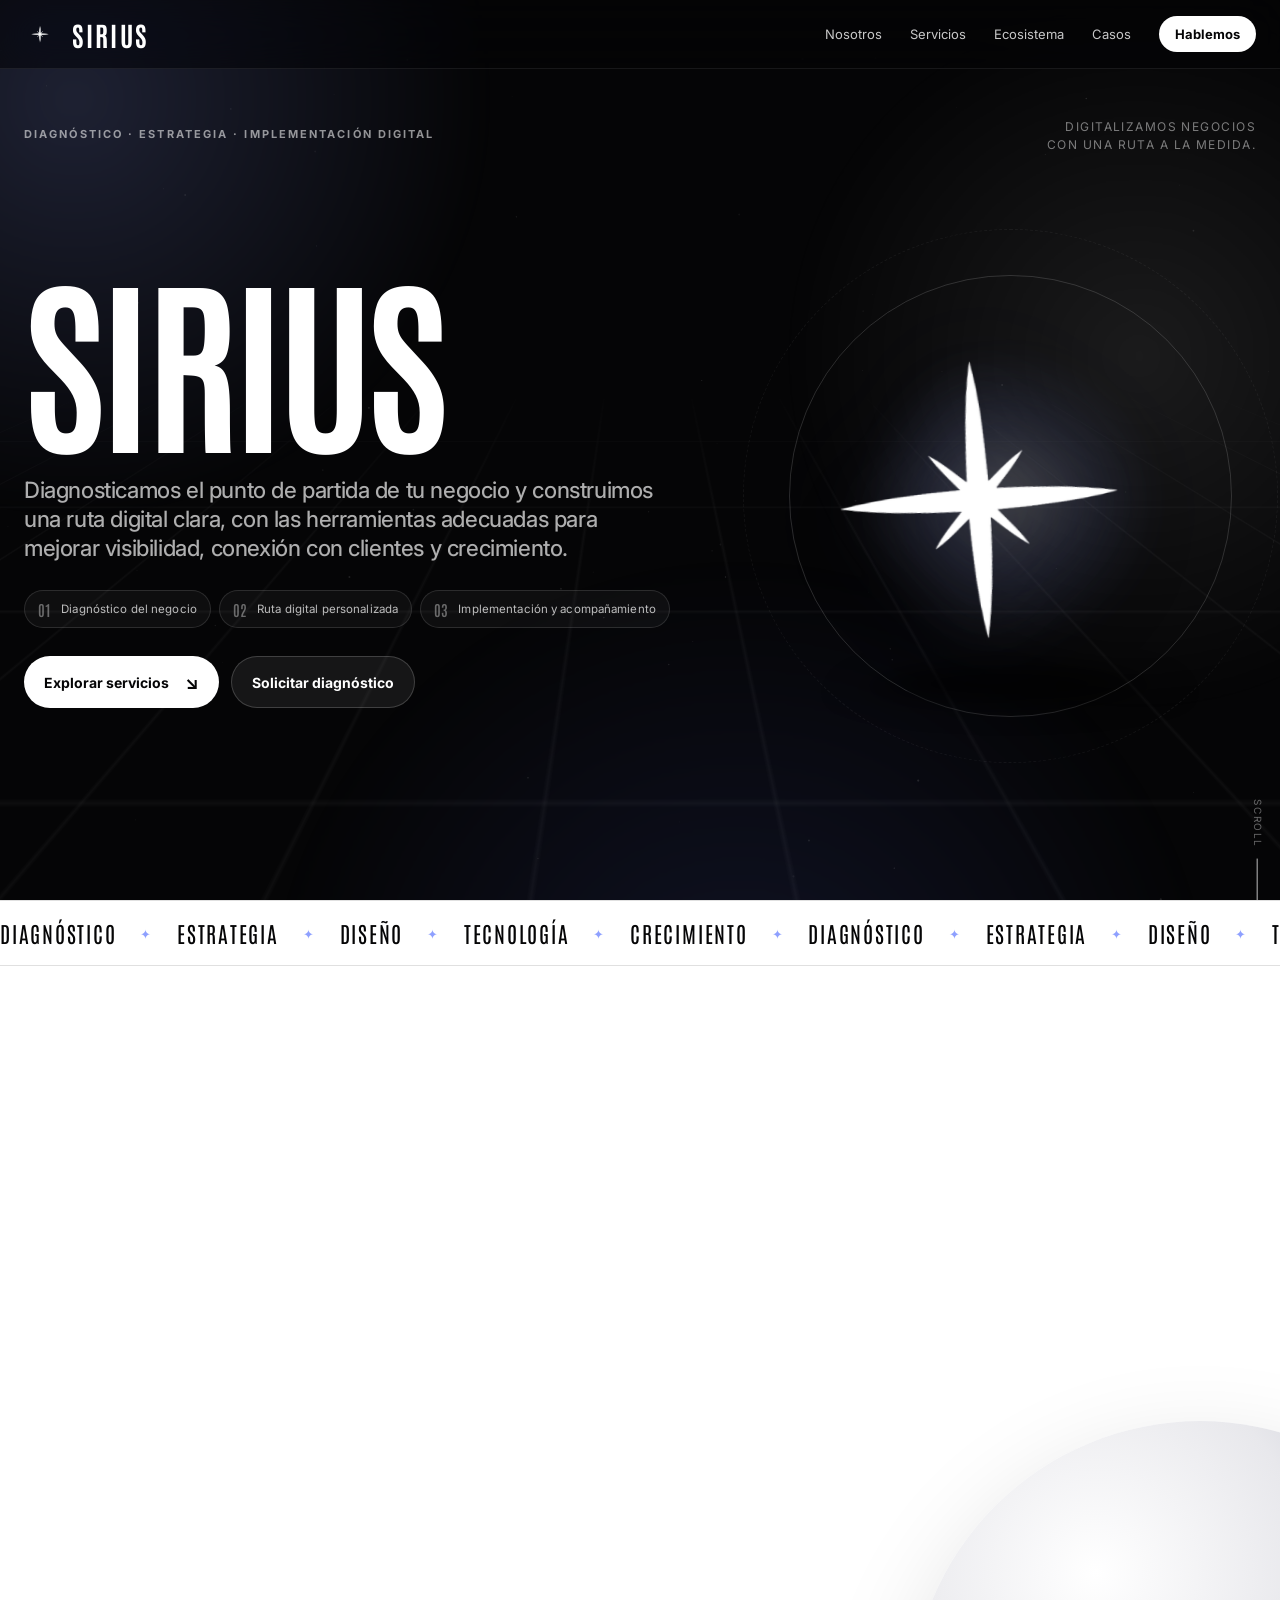
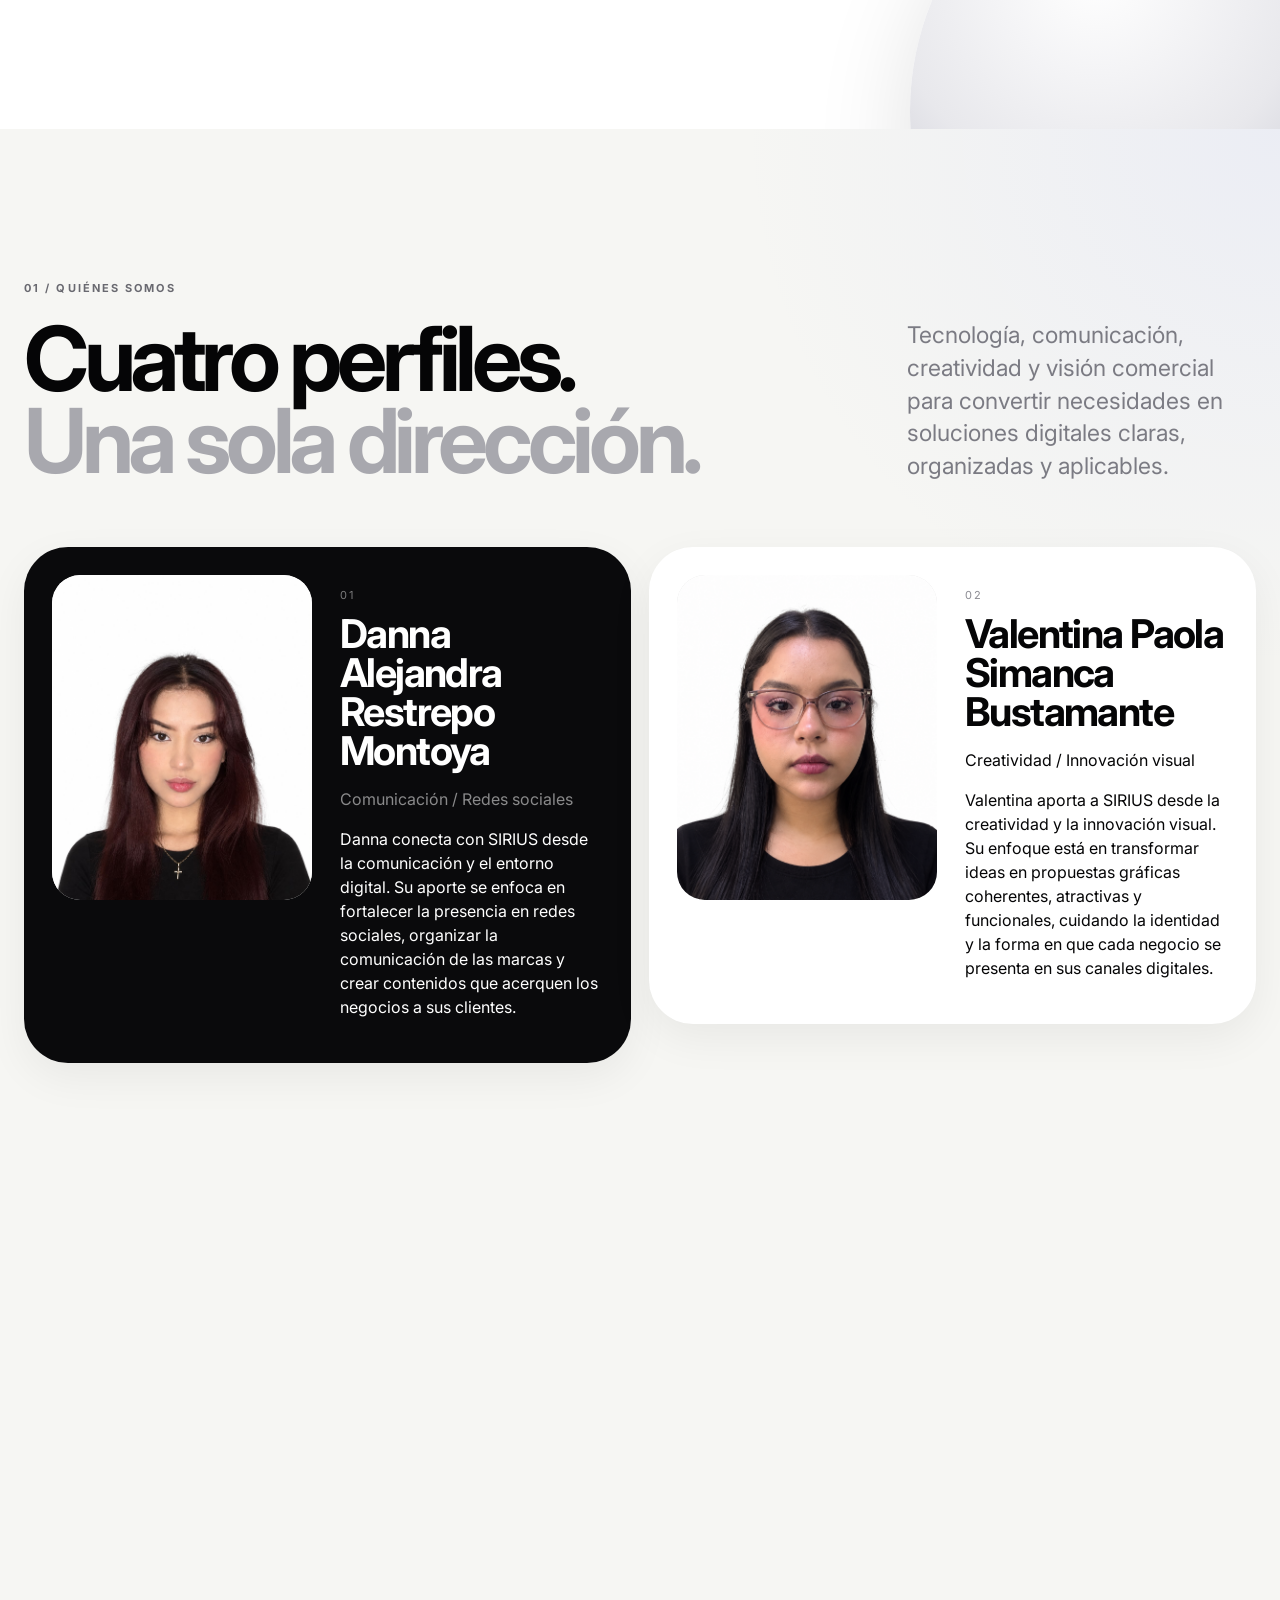
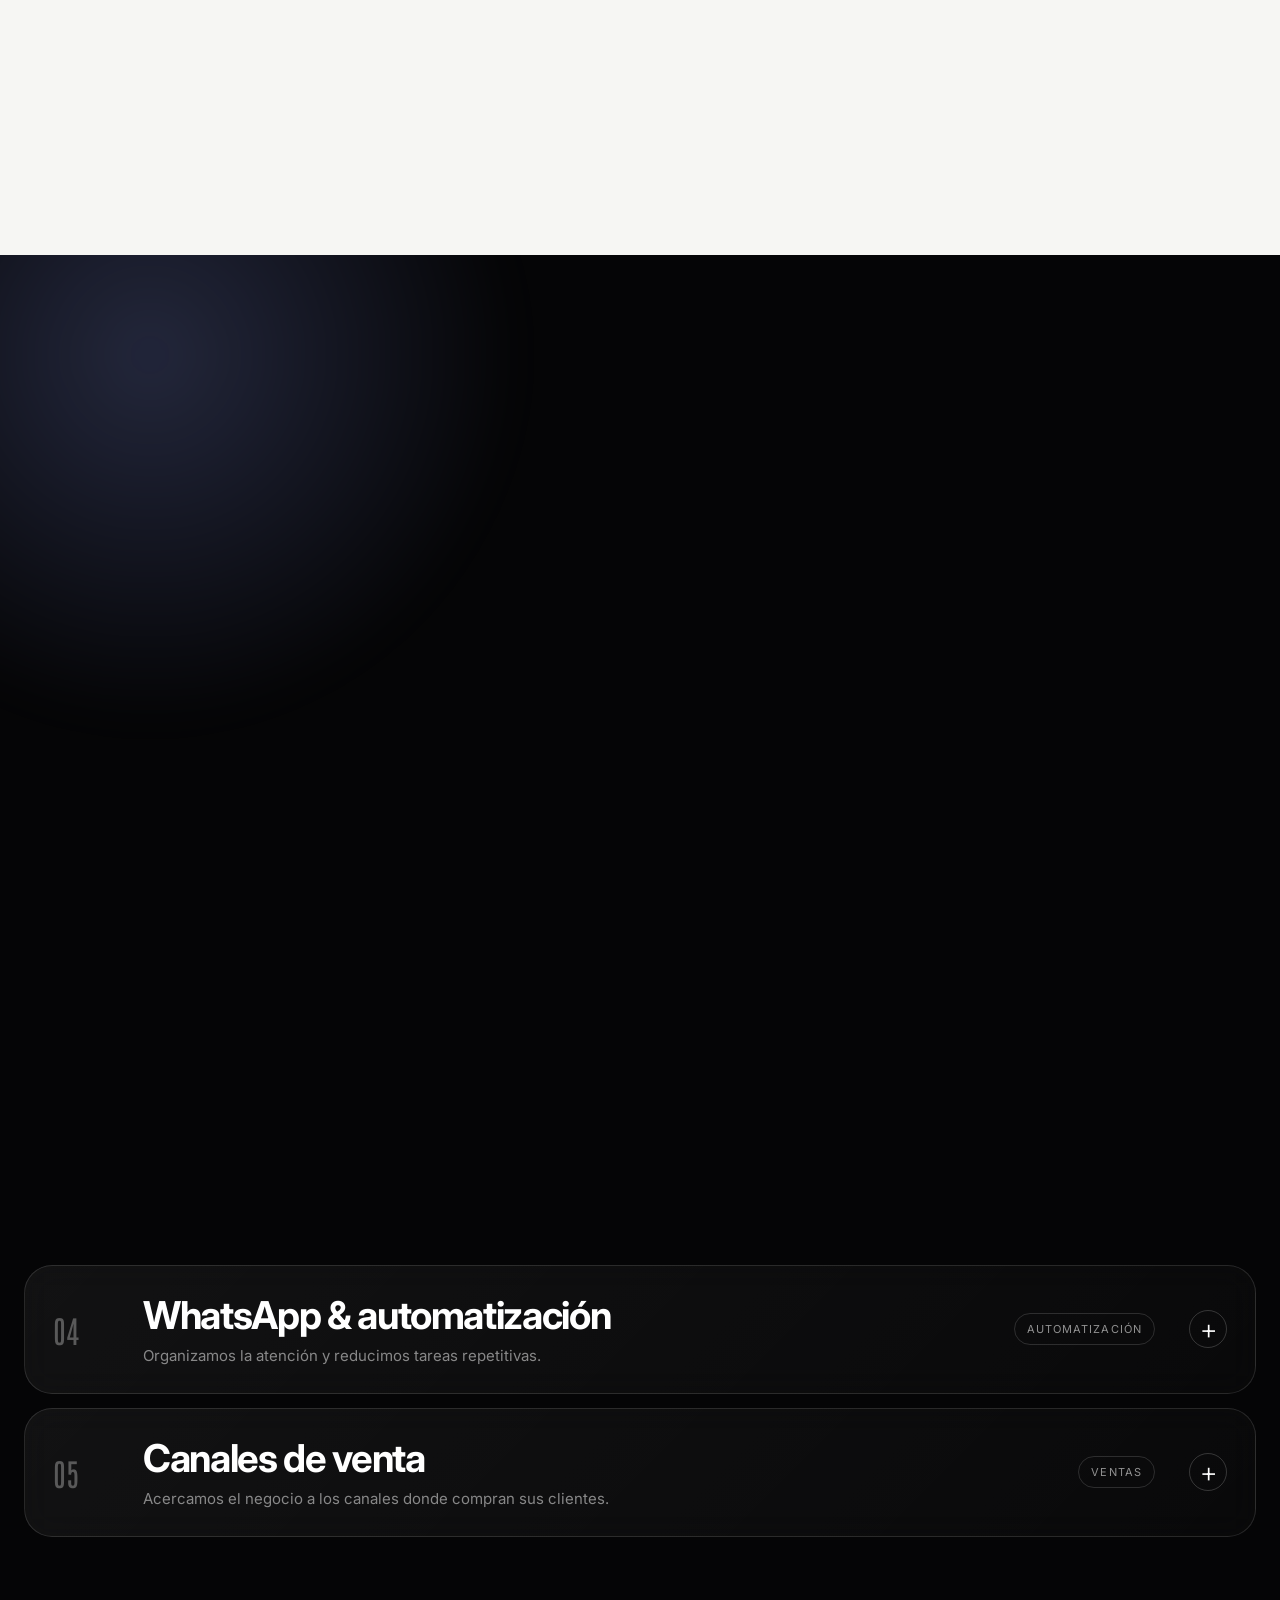
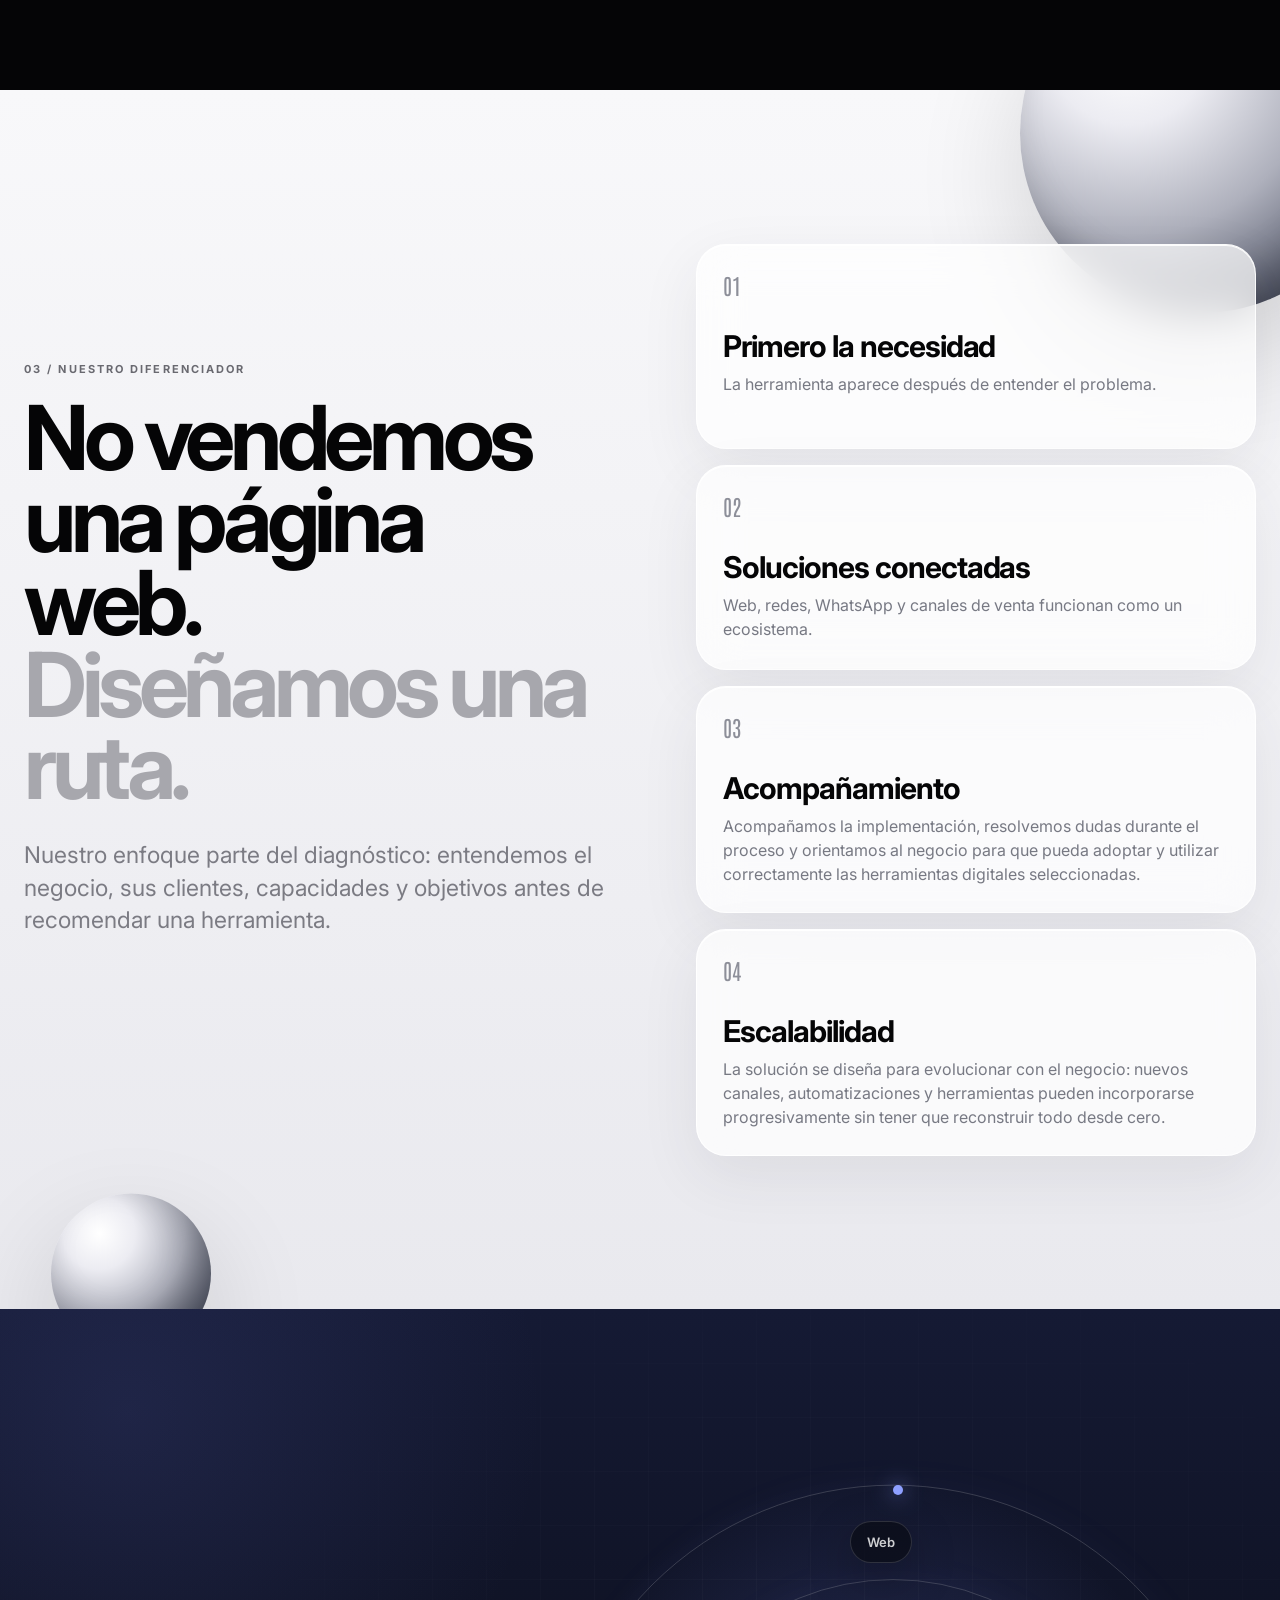
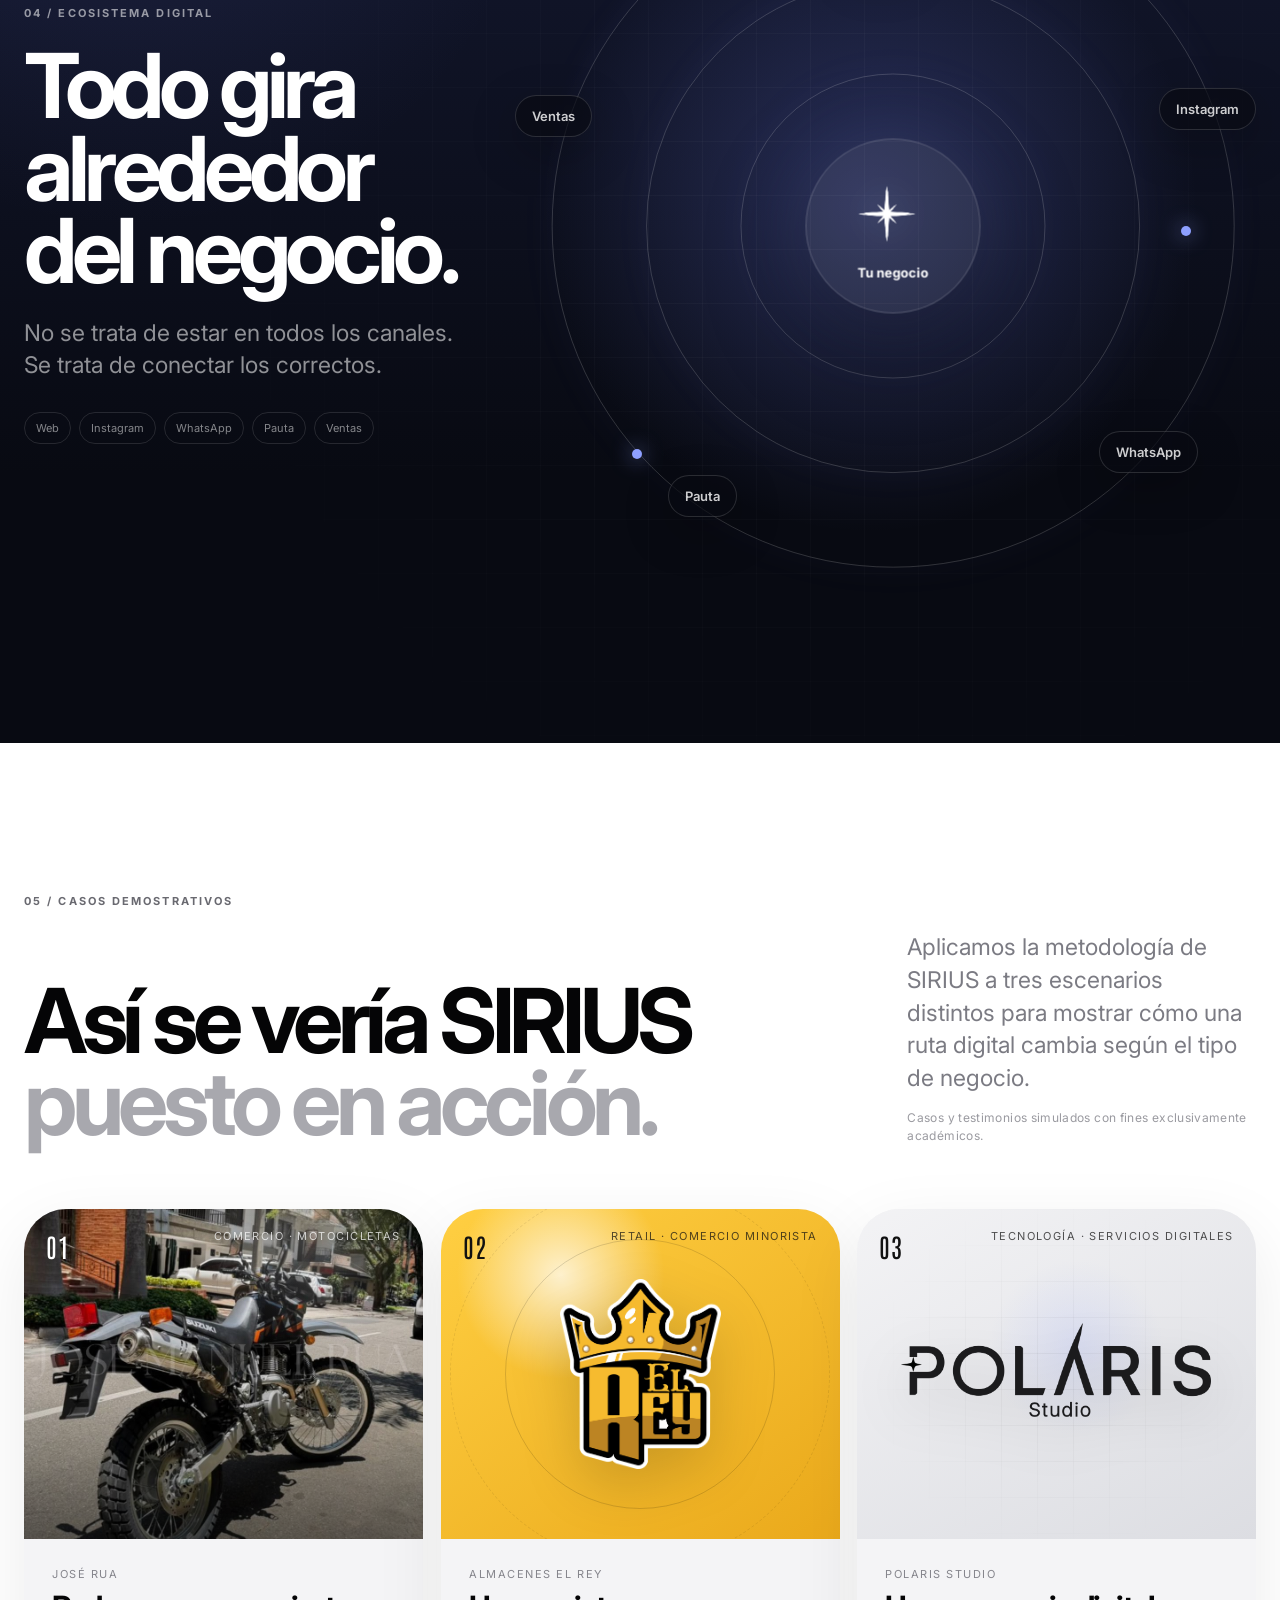
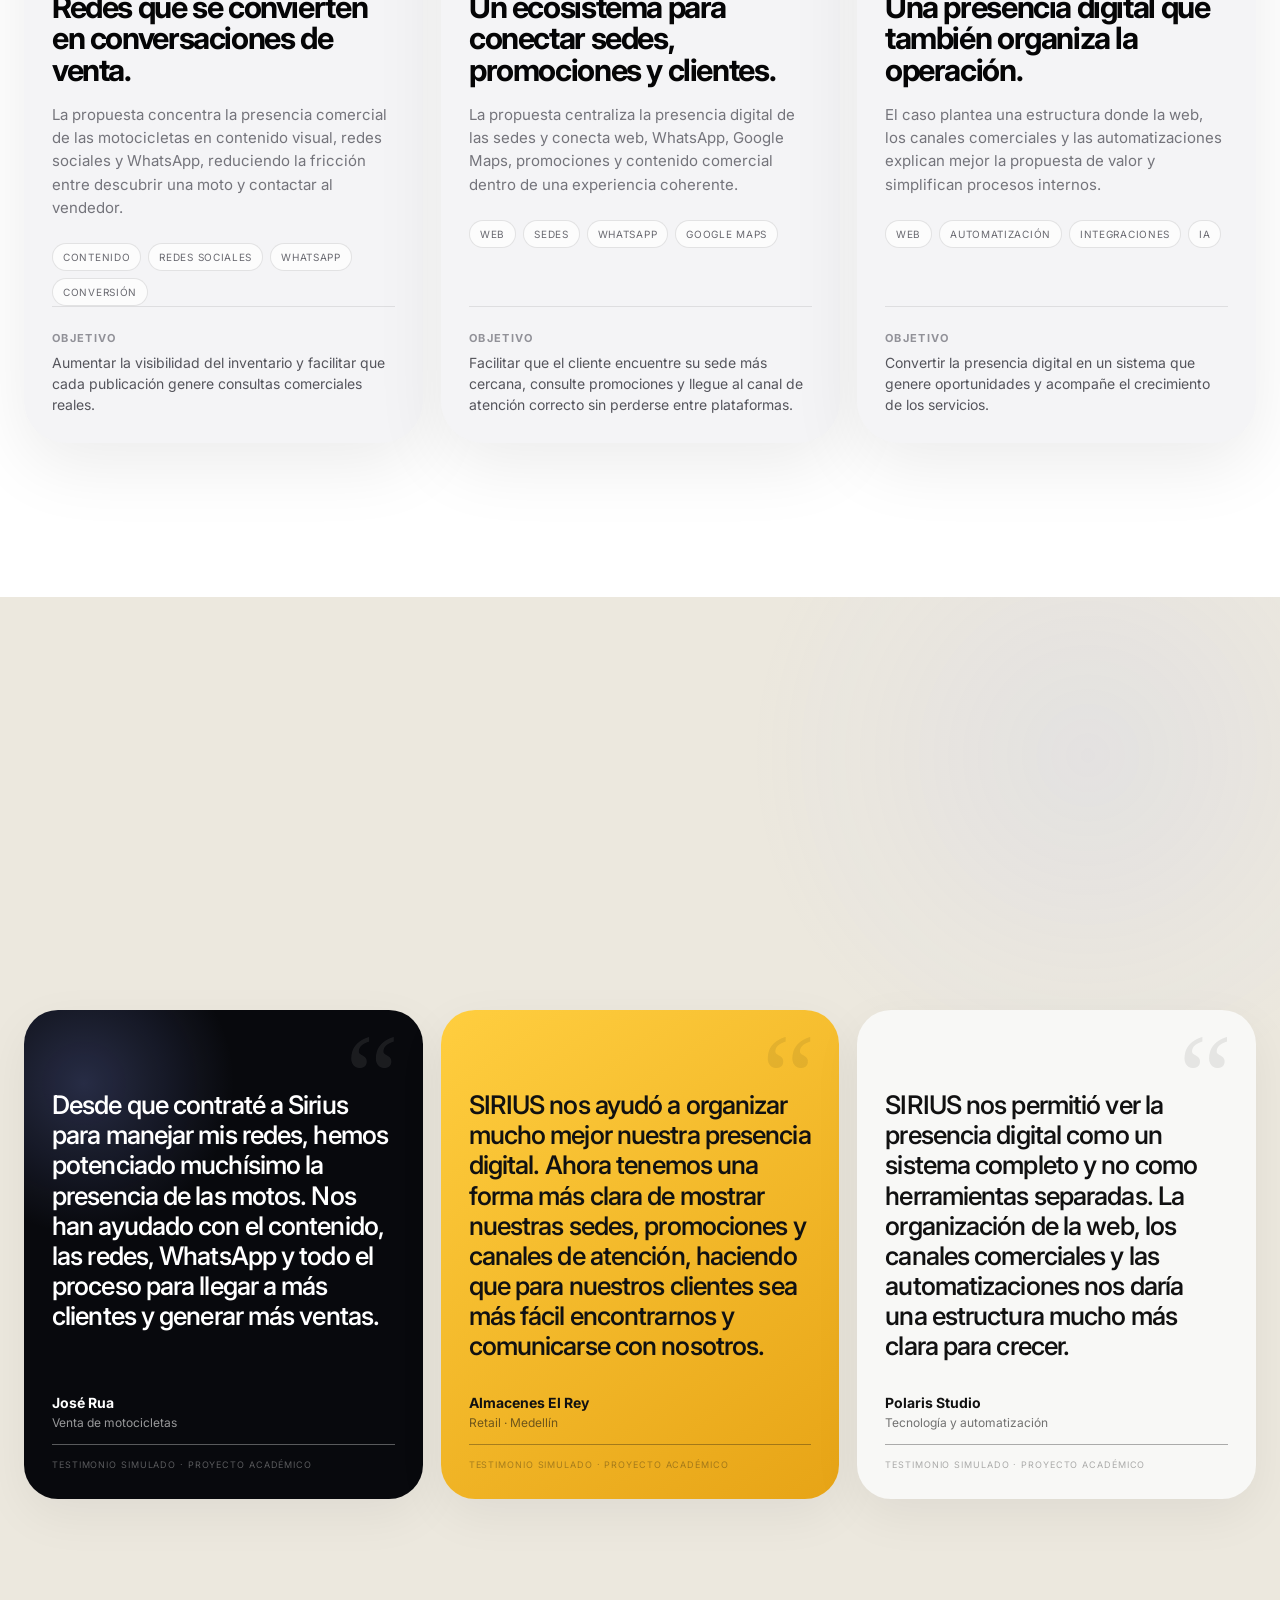
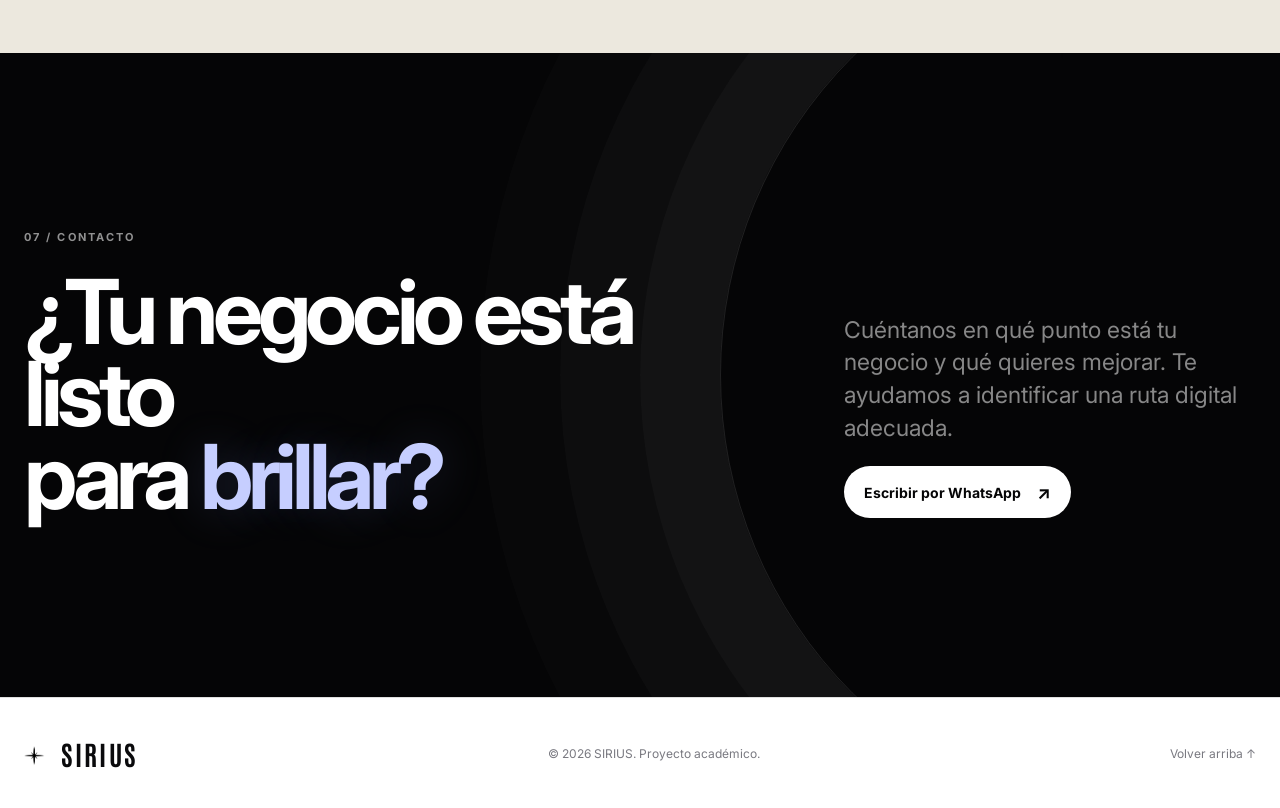
<file: index.html>
<!doctype html>
<html lang="es">
<head>
  <meta charset="utf-8">
  <meta name="viewport" content="width=device-width, initial-scale=1">
  <meta name="description" content="SIRIUS — ecosistemas digitales para negocios que quieren crecer.">
  <meta name="theme-color" content="#070708">
  <title>SIRIUS — Ecosistemas digitales</title>
  <link rel="preconnect" href="https://fonts.googleapis.com">
  <link rel="preconnect" href="https://fonts.gstatic.com" crossorigin>
  <link href="https://fonts.googleapis.com/css2?family=Antonio:wght@200..700&family=Inter:wght@400;500;600;700&display=swap" rel="stylesheet">
  <link rel="icon" href="assets/sirius-star-transparent.png" type="image/png">
  <link rel="stylesheet" href="css/styles.css">
</head>
<body>
  <div class="scroll-progress" aria-hidden="true"><span></span></div>
  <div class="cursor-glow" aria-hidden="true"></div>
  <canvas id="starfield" aria-hidden="true"></canvas>

  <div class="preloader" aria-hidden="true">
    <div class="preloader-stage">
      <div class="preloader-logo-mark"><img src="assets/sirius-star-white-v2.png" alt=""></div>
      <div class="preloader-word">SIRIUS</div>
      <div class="preloader-bar"><span></span></div>
    </div>
  </div>

  <a class="skip-link" href="#contenido">Saltar al contenido</a>

  <header class="site-header" id="inicio">
    <nav class="nav shell" aria-label="Navegación principal">
      <a class="brand magnetic" href="#inicio" aria-label="SIRIUS inicio">
        <span class="brand-logo brand-logo-header"><img src="assets/sirius-star-white-v2.png" alt="" aria-hidden="true"></span>
        <span class="brand-word">SIRIUS</span>
      </a>

      <button class="menu-toggle" type="button" aria-expanded="false" aria-controls="menu">
        <span class="sr-only">Abrir menú</span><i></i><i></i>
      </button>

      <div class="nav-links" id="menu">
        <a href="#nosotros">Nosotros</a>
        <a href="#servicios">Servicios</a>
        <a href="#ecosistema">Ecosistema</a>
        <a href="#casos">Casos</a>
        <a class="nav-cta magnetic" href="#contacto">Hablemos</a>
      </div>
    </nav>
  </header>

  <main id="contenido">
    <!-- HERO: alto contraste, fondo oscuro y objeto luminoso -->
    <section class="hero section-dark hero-stage spotlight-section" data-parallax-section>
      <div class="hero-mesh" aria-hidden="true"></div>
      <div class="hero-grid-lines" aria-hidden="true"></div>

      <div class="shell hero-shell">
        <div class="hero-top reveal">
          <p class="eyebrow light">Diagnóstico · Estrategia · Implementación digital</p>
          <p class="hero-side-note">Digitalizamos negocios<br>con una ruta a la medida.</p>
        </div>

        <div class="hero-grid">
          <div class="hero-copy">
            <h1 class="wordmark" aria-label="SIRIUS">
              <span>S</span><span>I</span><span>R</span><span>I</span><span>U</span><span>S</span>
            </h1>

            <p class="hero-lead reveal">
              Diagnosticamos el punto de partida de tu negocio y construimos una ruta digital clara,
              con las herramientas adecuadas para mejorar visibilidad, conexión con clientes y crecimiento.
            </p>

            <div class="hero-offer reveal" aria-label="Qué ofrece SIRIUS">
              <span><b>01</b> Diagnóstico del negocio</span>
              <span><b>02</b> Ruta digital personalizada</span>
              <span><b>03</b> Implementación y acompañamiento</span>
            </div>

            <div class="hero-actions reveal">
              <a class="button button-light magnetic" href="#servicios"><span>Explorar servicios</span><b>↘</b></a>
              <a class="button button-glass magnetic" href="#contacto"><span>Solicitar diagnóstico</span></a>
            </div>
          </div>

          <div class="hero-object-wrap reveal" data-tilt data-tilt-intensity="16">
            <div class="hero-object">
              <div class="halo halo-a"></div>
              <div class="halo halo-b"></div>
              <div class="logo-symbol-3d">
                <img src="assets/sirius-star-white-v2.png" alt="Símbolo de SIRIUS">
              </div>
              <div class="logo-shadow"></div>
            </div>
          </div>
        </div>

        <div class="hero-meta reveal">
          <span>Equipo 2</span>
          <span>Medellín · Colombia</span>
          <span>2026</span>
        </div>
      </div>

      <div class="hero-scroll-hint" aria-hidden="true">
        <span>Scroll</span><i></i>
      </div>
    </section>

    <!-- MARQUEE -->
    <section class="marquee marquee-white" aria-hidden="true">
      <div class="marquee-track">
        <span>DIAGNÓSTICO</span><b>✦</b><span>ESTRATEGIA</span><b>✦</b><span>DISEÑO</span><b>✦</b><span>TECNOLOGÍA</span><b>✦</b><span>CRECIMIENTO</span><b>✦</b>
        <span>DIAGNÓSTICO</span><b>✦</b><span>ESTRATEGIA</span><b>✦</b><span>DISEÑO</span><b>✦</b><span>TECNOLOGÍA</span><b>✦</b><span>CRECIMIENTO</span><b>✦</b>
      </div>
    </section>

    <!-- MANIFIESTO: blanco total -->
    <section class="manifesto section-light">
      <div class="shell manifesto-grid">
        <div class="section-kicker reveal">Nuestra forma de pensar</div>
        <div>
          <p class="manifesto-title split-reveal">
            No empezamos por una herramienta.
          </p>
          <p class="manifesto-title manifesto-accent split-reveal">
            Empezamos por entender el negocio.
          </p>
        </div>
      </div>
      <div class="manifesto-orb" aria-hidden="true"></div>
    </section>

    <!-- QUIÉNES SOMOS: superficie cálida/bento -->
    <section class="section team-section spotlight-section" id="nosotros">
      <div class="shell">
        <div class="section-kicker reveal">01 / Quiénes somos</div>
        <div class="section-head reveal">
          <h2>Cuatro perfiles.<br><span>Una sola dirección.</span></h2>
          <p>Tecnología, comunicación, creatividad y visión comercial para convertir necesidades en soluciones digitales claras, organizadas y aplicables.</p>
        </div>

        <div class="team-bento">
          <article class="team-card card-3d reveal team-card-dark" data-tilt data-tilt-intensity="5">
            <div class="portrait-placeholder portrait-photo">
              <img src="assets/danna.jpeg" alt="Danna Alejandra Restrepo Montoya">
            </div>
            <div class="team-info">
              <span class="team-index">01</span>
              <h3>Danna Alejandra<br>Restrepo Montoya</h3>
              <p class="muted">Comunicación / Redes sociales</p>
              <p>Danna conecta con SIRIUS desde la comunicación y el entorno digital. Su aporte se enfoca en fortalecer la presencia en redes sociales, organizar la comunicación de las marcas y crear contenidos que acerquen los negocios a sus clientes.</p>
            </div>
          </article>

          <article class="team-card card-3d reveal team-card-light" data-tilt data-tilt-intensity="5">
            <div class="portrait-placeholder portrait-alt portrait-photo">
              <img src="assets/valentina.png" alt="Valentina Paola Simanca Bustamante">
            </div>
            <div class="team-info">
              <span class="team-index">02</span>
              <h3>Valentina Paola<br>Simanca Bustamante</h3>
              <p class="muted">Creatividad / Innovación visual</p>
              <p>Valentina aporta a SIRIUS desde la creatividad y la innovación visual. Su enfoque está en transformar ideas en propuestas gráficas coherentes, atractivas y funcionales, cuidando la identidad y la forma en que cada negocio se presenta en sus canales digitales.</p>
            </div>
          </article>

          <article class="team-card card-3d reveal team-card-featured" data-tilt data-tilt-intensity="7">
            <div class="portrait-placeholder portrait-photo">
              <img src="assets/samuel.jpg" alt="Samuel Ceballos Gómez">
            </div>
            <div class="team-info">
              <span class="team-index">03 / POLARIS</span>
              <h3>Samuel Ceballos<br>Gómez</h3>
              <p class="muted">Tecnología / Transformación digital</p>
              <p>Samuel conecta con SIRIUS desde su interés por la tecnología, la innovación y la transformación digital. Su aporte se concentra en identificar y aprovechar plataformas y herramientas tecnológicas para potenciar la presencia de los negocios, organizar propuestas y estructurar los sistemas necesarios para implementar soluciones organizadas, escalables y aplicables.</p>
            </div>
          </article>

          <article class="team-card card-3d reveal team-card-cream" data-tilt data-tilt-intensity="5">
            <div class="portrait-placeholder portrait-warm portrait-photo">
              <img src="assets/maria-jose.jpeg" alt="María José Pérez Silva">
            </div>
            <div class="team-info">
              <span class="team-index">04</span>
              <h3>María José<br>Pérez Silva</h3>
              <p class="muted">Ventas / Relacionamiento</p>
              <p>María José conecta con SIRIUS desde su interés por las ventas, el crecimiento empresarial y el relacionamiento con clientes. Su aporte se enfoca en comprender necesidades, identificar oportunidades comerciales y mantener una comunicación cercana que permita convertir las propuestas del equipo en soluciones de valor para cada negocio.</p>
            </div>
          </article>
        </div>
      </div>
    </section>

    <!-- SERVICIOS: negro profundo -->
    <section class="section services-section section-dark spotlight-section" id="servicios">
      <div class="services-glow" aria-hidden="true"></div>
      <div class="shell">
        <div class="section-kicker light reveal">02 / Qué ofrecemos</div>
        <div class="section-head dark-head reveal">
          <h2>Una arquitectura digital.<br><span>No una lista de servicios.</span></h2>
          <p>Activamos únicamente las piezas que aportan al negocio. Cada servicio se conecta con los demás.</p>
        </div>

        <div class="service-stack" id="serviceAccordion">
          <article class="service-panel service-accordion reveal" data-service="01">
            <button class="service-trigger" type="button" aria-expanded="false">
              <div class="service-index">01</div>
              <div class="service-copy">
                <h3>Diagnóstico digital</h3>
                <p>Entendemos el punto de partida antes de recomendar soluciones.</p>
              </div>
              <div class="service-pill">Diagnóstico</div>
              <i class="service-toggle-icon" aria-hidden="true">+</i>
            </button>
            <div class="service-details" aria-hidden="true">
              <div class="service-details-inner">
                <p>Analizamos la presencia digital actual del negocio, sus canales, clientes, objetivos, recursos y principales dificultades. El resultado es una lectura clara de qué está funcionando, qué hace falta y qué debería priorizarse.</p>
                <ul>
                  <li>Revisión de canales y presencia actual.</li>
                  <li>Identificación de brechas y oportunidades.</li>
                  <li>Priorización según impacto y viabilidad.</li>
                </ul>
              </div>
            </div>
          </article>

          <article class="service-panel service-accordion reveal" data-service="02">
            <button class="service-trigger" type="button" aria-expanded="false">
              <div class="service-index">02</div>
              <div class="service-copy">
                <h3>Presencia digital</h3>
                <p>Creamos una presencia coherente, clara y fácil de encontrar.</p>
              </div>
              <div class="service-pill">Presencia</div>
              <i class="service-toggle-icon" aria-hidden="true">+</i>
            </button>
            <div class="service-details" aria-hidden="true">
              <div class="service-details-inner">
                <p>Definimos y construimos los puntos de contacto digitales que realmente necesita el negocio: desde una página web o landing page hasta Google Business Profile, catálogos y perfiles optimizados.</p>
                <ul>
                  <li>Página web, landing o catálogo digital.</li>
                  <li>Optimización de perfiles y canales de descubrimiento.</li>
                  <li>Coherencia visual y de información entre plataformas.</li>
                </ul>
              </div>
            </div>
          </article>

          <article class="service-panel service-accordion reveal" data-service="03">
            <button class="service-trigger" type="button" aria-expanded="false">
              <div class="service-index">03</div>
              <div class="service-copy">
                <h3>Contenido &amp; redes</h3>
                <p>Convertimos la comunicación en una herramienta de conexión.</p>
              </div>
              <div class="service-pill">Contenido</div>
              <i class="service-toggle-icon" aria-hidden="true">+</i>
            </button>
            <div class="service-details" aria-hidden="true">
              <div class="service-details-inner">
                <p>Organizamos la forma en que la marca comunica su propuesta, productos y servicios para que las redes sociales tengan una función clara dentro de la estrategia y no sean publicaciones aisladas.</p>
                <ul>
                  <li>Definición de pilares y línea de contenido.</li>
                  <li>Planeación de publicaciones y formatos.</li>
                  <li>Orientación para mantener consistencia y continuidad.</li>
                </ul>
              </div>
            </div>
          </article>

          <article class="service-panel service-accordion reveal" data-service="04">
            <button class="service-trigger" type="button" aria-expanded="false">
              <div class="service-index">04</div>
              <div class="service-copy">
                <h3>WhatsApp &amp; automatización</h3>
                <p>Organizamos la atención y reducimos tareas repetitivas.</p>
              </div>
              <div class="service-pill">Automatización</div>
              <i class="service-toggle-icon" aria-hidden="true">+</i>
            </button>
            <div class="service-details" aria-hidden="true">
              <div class="service-details-inner">
                <p>Diseñamos flujos que facilitan consultas, seguimiento y atención. Cuando tiene sentido, conectamos WhatsApp y otras herramientas para que el negocio responda mejor sin perder cercanía.</p>
                <ul>
                  <li>Organización de consultas frecuentes y rutas de atención.</li>
                  <li>Automatización de tareas repetitivas.</li>
                  <li>Integración progresiva con otros canales o sistemas.</li>
                </ul>
              </div>
            </div>
          </article>

          <article class="service-panel service-accordion reveal" data-service="05">
            <button class="service-trigger" type="button" aria-expanded="false">
              <div class="service-index">05</div>
              <div class="service-copy">
                <h3>Canales de venta</h3>
                <p>Acercamos el negocio a los canales donde compran sus clientes.</p>
              </div>
              <div class="service-pill">Ventas</div>
              <i class="service-toggle-icon" aria-hidden="true">+</i>
            </button>
            <div class="service-details" aria-hidden="true">
              <div class="service-details-inner">
                <p>Evaluamos qué canales pueden ampliar el alcance comercial del negocio y cómo integrarlos de manera ordenada a su operación, sin sumar herramientas que luego no puedan gestionarse.</p>
                <ul>
                  <li>Marketplaces y plataformas de domicilios.</li>
                  <li>Catálogos y canales de venta directa.</li>
                  <li>Selección de canales según sector, capacidad y cliente.</li>
                </ul>
              </div>
            </div>
          </article>
        </div>
      </div>
    </section>

    <!-- DIFERENCIADOR: metal / vidrio -->
    <section class="section differentiator-section spotlight-section" id="diferenciador">
      <div class="metal-orb metal-orb-a" aria-hidden="true"></div>
      <div class="metal-orb metal-orb-b" aria-hidden="true"></div>

      <div class="shell feature-grid">
        <div class="feature-copy reveal">
          <div class="section-kicker">03 / Nuestro diferenciador</div>
          <h2>No vendemos una página web.<br><span>Diseñamos una ruta.</span></h2>
          <p>Nuestro enfoque parte del diagnóstico: entendemos el negocio, sus clientes, capacidades y objetivos antes de recomendar una herramienta.</p>
        </div>

        <div class="feature-stack">
          <article class="feature-card reveal">
            <span>01</span>
            <h3>Primero la necesidad</h3>
            <p>La herramienta aparece después de entender el problema.</p>
          </article>
          <article class="feature-card reveal">
            <span>02</span>
            <h3>Soluciones conectadas</h3>
            <p>Web, redes, WhatsApp y canales de venta funcionan como un ecosistema.</p>
          </article>
          <article class="feature-card reveal">
            <span>03</span>
            <h3>Acompañamiento</h3>
            <p>Acompañamos la implementación, resolvemos dudas durante el proceso y orientamos al negocio para que pueda adoptar y utilizar correctamente las herramientas digitales seleccionadas.</p>
          </article>
          <article class="feature-card reveal">
            <span>04</span>
            <h3>Escalabilidad</h3>
            <p>La solución se diseña para evolucionar con el negocio: nuevos canales, automatizaciones y herramientas pueden incorporarse progresivamente sin tener que reconstruir todo desde cero.</p>
          </article>
        </div>
      </div>
    </section>

    <!-- ECOSISTEMA: azul-negro / profundidad -->
    <section class="section ecosystem-section spotlight-section" id="ecosistema">
      <div class="ecosystem-noise" aria-hidden="true"></div>
      <div class="shell ecosystem-layout">
        <div class="ecosystem-copy reveal">
          <div class="section-kicker light">04 / Ecosistema digital</div>
          <h2>Todo gira alrededor<br>del negocio.</h2>
          <p>No se trata de estar en todos los canales. Se trata de conectar los correctos.</p>
          <div class="ecosystem-legend">
            <span>Web</span><span>Instagram</span><span>WhatsApp</span><span>Pauta</span><span>Ventas</span>
          </div>
        </div>


        <div class="ecosystem-mobile-map reveal" aria-label="Ecosistema digital de SIRIUS">
          <div class="ecosystem-mobile-core">
            <div class="ecosystem-mobile-star">
              <img src="assets/sirius-star-white-v2.png" alt="">
            </div>
            <div>
              <span>Centro de la estrategia</span>
              <strong>Tu negocio</strong>
            </div>
          </div>

          <div class="ecosystem-mobile-channels">
            <article>
              <span>01</span>
              <strong>Web</strong>
              <small>Presencia y descubrimiento</small>
            </article>
            <article>
              <span>02</span>
              <strong>Instagram</strong>
              <small>Contenido y comunidad</small>
            </article>
            <article>
              <span>03</span>
              <strong>WhatsApp</strong>
              <small>Atención y conversación</small>
            </article>
            <article>
              <span>04</span>
              <strong>Pauta</strong>
              <small>Alcance y adquisición</small>
            </article>
            <article class="ecosystem-mobile-wide">
              <span>05</span>
              <strong>Ventas</strong>
              <small>Conversión y crecimiento</small>
            </article>
          </div>
        </div>

        <div class="ecosystem-stage reveal" data-tilt data-tilt-intensity="5">
          <div class="orbit orbit-1"></div>
          <div class="orbit orbit-2"></div>
          <div class="orbit orbit-3"></div>

          <div class="ecosystem-center">
            <div class="ecosystem-logo-card"><img src="assets/sirius-star-transparent.png" alt="Logo de SIRIUS"></div>
            <span>Tu negocio</span>
          </div>

          <div class="ecosystem-node node-web">Web</div>
          <div class="ecosystem-node node-instagram">Instagram</div>
          <div class="ecosystem-node node-whatsapp">WhatsApp</div>
          <div class="ecosystem-node node-ads">Pauta</div>
          <div class="ecosystem-node node-sales">Ventas</div>

          <div class="orbit-dot orbit-dot-a"></div>
          <div class="orbit-dot orbit-dot-b"></div>
          <div class="orbit-dot orbit-dot-c"></div>
        </div>
      </div>
    </section>


    <!-- CASOS DEMOSTRATIVOS -->
    <section class="section cases-section spotlight-section" id="casos">
      <div class="shell">
        <div class="section-kicker reveal">05 / Casos demostrativos</div>
        <div class="section-head reveal">
          <h2>Así se vería SIRIUS<br><span>puesto en acción.</span></h2>
          <div>
            <p>Aplicamos la metodología de SIRIUS a tres escenarios distintos para mostrar cómo una ruta digital cambia según el tipo de negocio.</p>
            <p class="academic-note">Casos y testimonios simulados con fines exclusivamente académicos.</p>
          </div>
        </div>

        <div class="case-grid case-grid-sirius">
          <article class="case-card-sirius case-jose reveal" data-tilt data-tilt-intensity="4">
            <div class="case-media case-media-photo">
              <img src="assets/caso-jose-rua.jpeg" alt="Motocicleta utilizada en el caso demostrativo de José Rua">
              <div class="case-media-overlay"></div>
              <div class="case-number">01</div>
              <div class="case-type">Comercio · Motocicletas</div>
            </div>
            <div class="case-content">
              <div class="case-logo-row">
                <div>
                  <span class="case-eyebrow">José Rua</span>
                  <h3>Redes que se convierten en conversaciones de venta.</h3>
                </div>
              </div>
              <p>La propuesta concentra la presencia comercial de las motocicletas en contenido visual, redes sociales y WhatsApp, reduciendo la fricción entre descubrir una moto y contactar al vendedor.</p>
              <div class="case-tags">
                <span>Contenido</span><span>Redes sociales</span><span>WhatsApp</span><span>Conversión</span>
              </div>
              <div class="case-objective">
                <b>Objetivo</b>
                <p>Aumentar la visibilidad del inventario y facilitar que cada publicación genere consultas comerciales reales.</p>
              </div>
            </div>
          </article>

          <article class="case-card-sirius case-rey reveal" data-tilt data-tilt-intensity="4">
            <div class="case-media case-media-logo rey-media">
              <div class="case-number">02</div>
              <div class="case-type">Retail · Comercio minorista</div>
              <img src="assets/logo-el-rey.png" alt="Logo de Almacenes El Rey">
              <div class="case-orbit case-orbit-a"></div>
              <div class="case-orbit case-orbit-b"></div>
            </div>
            <div class="case-content">
              <span class="case-eyebrow">Almacenes El Rey</span>
              <h3>Un ecosistema para conectar sedes, promociones y clientes.</h3>
              <p>La propuesta centraliza la presencia digital de las sedes y conecta web, WhatsApp, Google Maps, promociones y contenido comercial dentro de una experiencia coherente.</p>
              <div class="case-tags">
                <span>Web</span><span>Sedes</span><span>WhatsApp</span><span>Google Maps</span>
              </div>
              <div class="case-objective">
                <b>Objetivo</b>
                <p>Facilitar que el cliente encuentre su sede más cercana, consulte promociones y llegue al canal de atención correcto sin perderse entre plataformas.</p>
              </div>
            </div>
          </article>

          <article class="case-card-sirius case-polaris reveal" data-tilt data-tilt-intensity="4">
            <div class="case-media case-media-logo polaris-media">
              <div class="case-number">03</div>
              <div class="case-type">Tecnología · Servicios digitales</div>
              <img src="assets/logo-polaris-studio.png" alt="Logo de Polaris Studio">
              <div class="polaris-grid"></div>
            </div>
            <div class="case-content">
              <span class="case-eyebrow">Polaris Studio</span>
              <h3>Una presencia digital que también organiza la operación.</h3>
              <p>El caso plantea una estructura donde la web, los canales comerciales y las automatizaciones explican mejor la propuesta de valor y simplifican procesos internos.</p>
              <div class="case-tags">
                <span>Web</span><span>Automatización</span><span>Integraciones</span><span>IA</span>
              </div>
              <div class="case-objective">
                <b>Objetivo</b>
                <p>Convertir la presencia digital en un sistema que genere oportunidades y acompañe el crecimiento de los servicios.</p>
              </div>
            </div>
          </article>
        </div>
      </div>
    </section>

    <!-- OPINIONES -->
    <section class="section testimonials-section">
      <div class="shell">
        <div class="section-kicker reveal">06 / Opiniones</div>
        <div class="testimonial-intro reveal">
          <h2>Lo que dirían<br><span>nuestros clientes.</span></h2>
          <p>Testimonios simulados para representar cómo comunicaríamos la experiencia de los casos anteriores dentro de un proyecto real.</p>
        </div>

        <div class="testimonial-grid testimonial-grid-sirius">
          <article class="testimonial-card testimonial-dark reveal">
            <div class="testimonial-mark">“</div>
            <p>Desde que contraté a Sirius para manejar mis redes, hemos potenciado muchísimo la presencia de las motos. Nos han ayudado con el contenido, las redes, WhatsApp y todo el proceso para llegar a más clientes y generar más ventas.</p>
            <footer>
              <div>
                <strong>José Rua</strong>
                <span>Venta de motocicletas</span>
              </div>
              <small>Testimonio simulado · Proyecto académico</small>
            </footer>
          </article>

          <article class="testimonial-card testimonial-yellow reveal">
            <div class="testimonial-mark">“</div>
            <p>SIRIUS nos ayudó a organizar mucho mejor nuestra presencia digital. Ahora tenemos una forma más clara de mostrar nuestras sedes, promociones y canales de atención, haciendo que para nuestros clientes sea más fácil encontrarnos y comunicarse con nosotros.</p>
            <footer>
              <div>
                <strong>Almacenes El Rey</strong>
                <span>Retail · Medellín</span>
              </div>
              <small>Testimonio simulado · Proyecto académico</small>
            </footer>
          </article>

          <article class="testimonial-card testimonial-light reveal">
            <div class="testimonial-mark">“</div>
            <p>SIRIUS nos permitió ver la presencia digital como un sistema completo y no como herramientas separadas. La organización de la web, los canales comerciales y las automatizaciones nos daría una estructura mucho más clara para crecer.</p>
            <footer>
              <div>
                <strong>Polaris Studio</strong>
                <span>Tecnología y automatización</span>
              </div>
              <small>Testimonio simulado · Proyecto académico</small>
            </footer>
          </article>
        </div>
      </div>
    </section>

    <!-- CTA FINAL: negro -->
    <section class="contact section-dark spotlight-section" id="contacto">
      <div class="contact-rings" aria-hidden="true"></div>
      <div class="shell contact-grid">
        <div class="reveal">
          <div class="section-kicker light">07 / Contacto</div>
          <h2>¿Tu negocio está listo<br>para <span>brillar?</span></h2>
        </div>

        <div class="contact-actions reveal">
          <p>Cuéntanos en qué punto está tu negocio y qué quieres mejorar. Te ayudamos a identificar una ruta digital adecuada.</p>
          <a class="button button-light whatsapp-link magnetic"
             href="#"
             data-phone="573124521336"
             data-message="Hola SIRIUS, quiero conocer más sobre sus servicios."
             target="_blank"
             rel="noopener noreferrer">
            <span>Escribir por WhatsApp</span><b>↗</b>
          </a>
          
        </div>
      </div>

      <div class="contact-logo-art" aria-hidden="true">
        <div class="contact-logo-card"><img src="assets/sirius-star-white-v2.png" alt=""></div>
      </div>
    </section>
  </main>

  <footer class="footer">
    <div class="shell footer-inner">
      <div class="brand">
        <span class="brand-logo small"><img src="assets/sirius-star-transparent.png" alt=""></span>
        <span class="brand-word">SIRIUS</span>
      </div>
      <p>© 2026 SIRIUS. Proyecto académico.</p>
      <a href="#inicio">Volver arriba ↑</a>
    </div>
  </footer>

  <script src="js/main.js"></script>
</body>
</html>
</file>
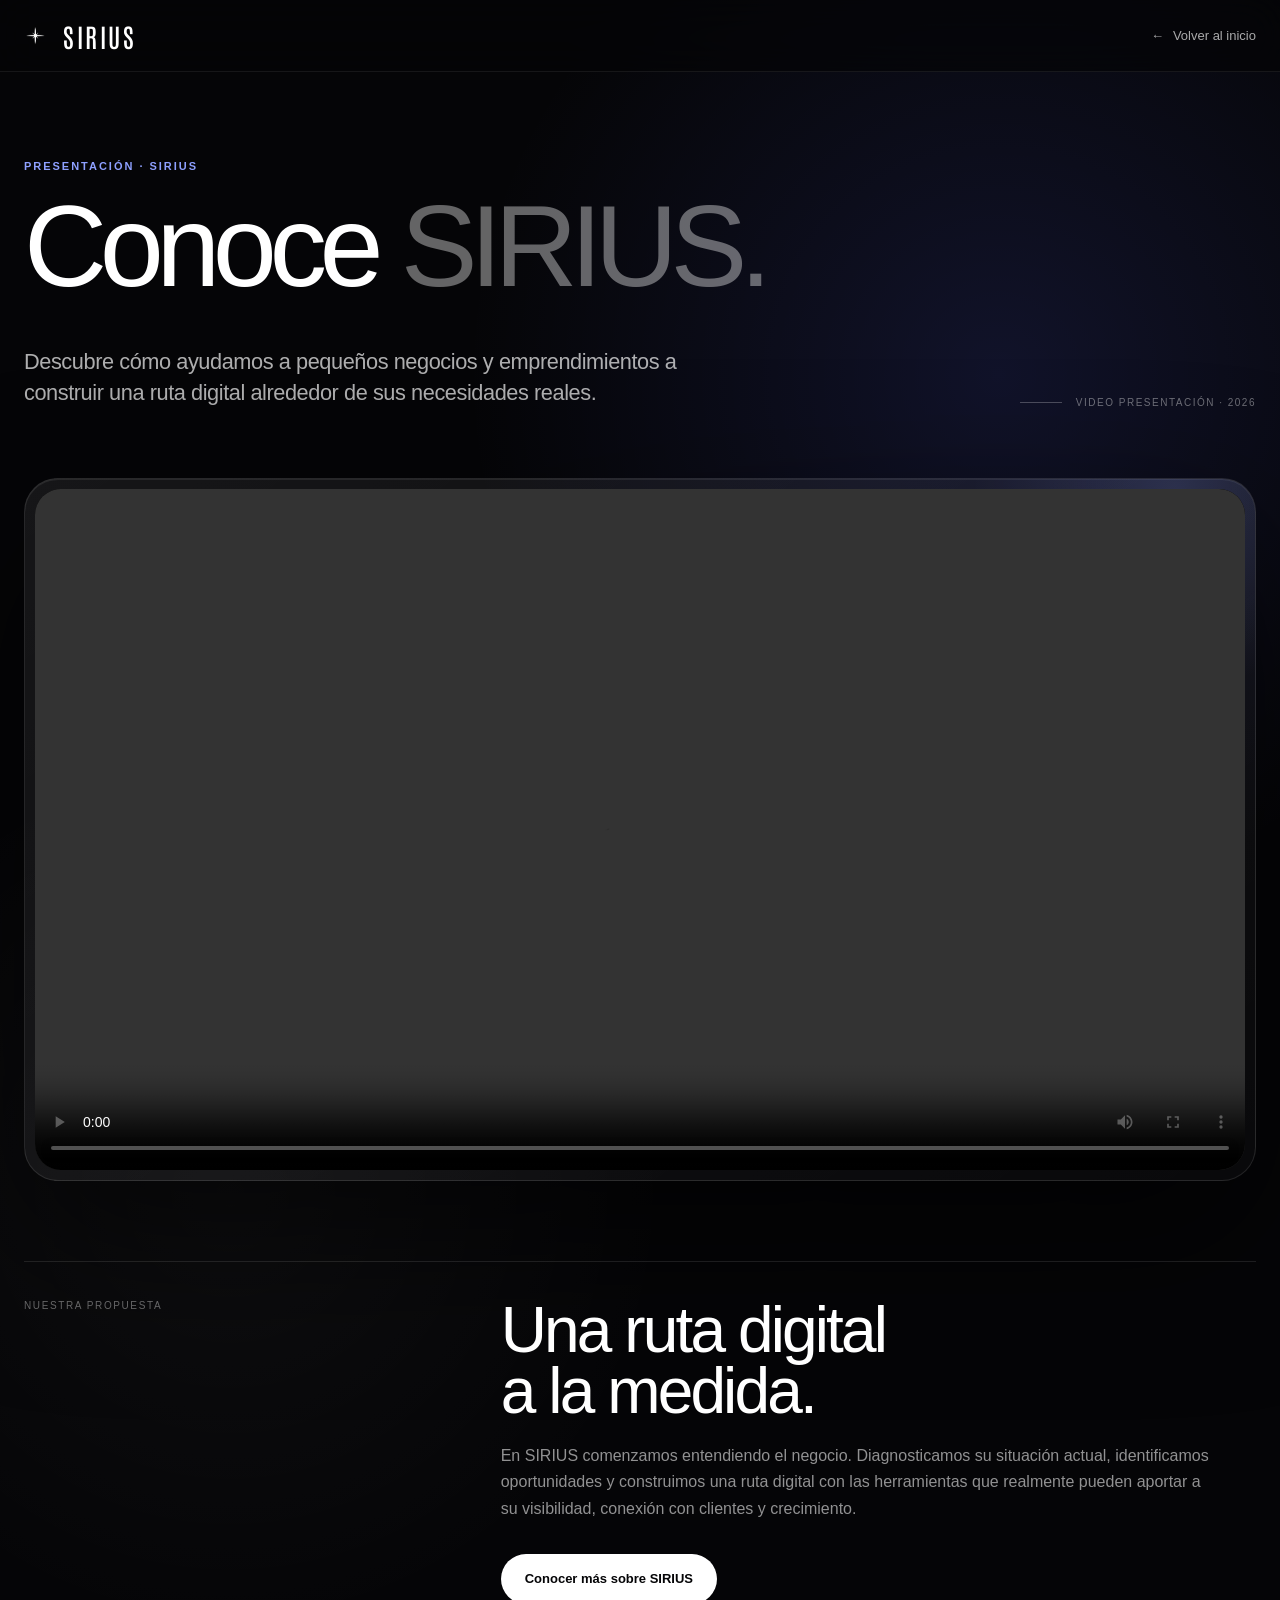
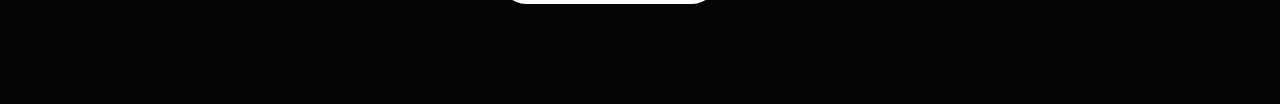
<file: video-presentacion.html>
<!DOCTYPE html>
<html lang="es">
<head>
  <meta charset="UTF-8">

  <meta
    name="viewport"
    content="width=device-width, initial-scale=1, viewport-fit=cover"
  >

  <meta
    name="description"
    content="Video presentación de SIRIUS. Conoce nuestra propuesta para impulsar la transformación digital de pequeñas empresas y emprendimientos."
  >

  <title>Video Presentación · SIRIUS</title>

  <!-- CSS principal de la web -->
  <link rel="stylesheet" href="../css/styles.css">

  <!-- Antonio para el wordmark -->
  <link rel="preconnect" href="https://fonts.googleapis.com">
  <link rel="preconnect" href="https://fonts.gstatic.com" crossorigin>
  <link
    href="https://fonts.googleapis.com/css2?family=Antonio:wght@400;500;600;700&display=swap"
    rel="stylesheet"
  >

  <style>
    :root {
      --video-bg: #050507;
      --video-card: rgba(255, 255, 255, 0.045);
      --video-border: rgba(255, 255, 255, 0.10);
      --video-muted: rgba(255, 255, 255, 0.55);
      --video-soft: rgba(255, 255, 255, 0.75);
      --video-accent: #8ea0ff;
    }

    * {
      box-sizing: border-box;
    }

    html {
      background: var(--video-bg);
      scroll-behavior: smooth;
    }

    body {
      margin: 0;
      min-height: 100vh;
      background:
        radial-gradient(
          circle at 78% 22%,
          rgba(90, 103, 255, 0.14),
          transparent 32%
        ),
        radial-gradient(
          circle at 18% 70%,
          rgba(255,255,255,.04),
          transparent 28%
        ),
        var(--video-bg);

      color: #fff;
      overflow-x: hidden;
    }

    /* =========================
       HEADER
       ========================= */

    .video-header {
      position: fixed;
      top: 0;
      left: 0;
      right: 0;
      z-index: 100;

      height: 72px;

      display: flex;
      align-items: center;

      background: rgba(5, 5, 7, 0.68);

      backdrop-filter: blur(20px);
      -webkit-backdrop-filter: blur(20px);

      border-bottom: 1px solid rgba(255,255,255,.07);
    }

    .video-header-inner {
      width: min(1280px, calc(100% - 48px));
      margin: 0 auto;

      display: flex;
      align-items: center;
      justify-content: space-between;
    }

    .video-brand {
      display: inline-flex;
      align-items: center;
      gap: 12px;

      color: #fff;
      text-decoration: none;
    }

    .video-brand img {
      width: 27px;
      height: 27px;
      object-fit: contain;
    }

    .video-brand span {
      font-family: "Antonio", sans-serif;
      font-size: 26px;
      font-weight: 500;
      letter-spacing: .10em;
      line-height: 1;
    }

    .back-link {
      display: inline-flex;
      align-items: center;
      gap: 9px;

      color: rgba(255,255,255,.66);
      text-decoration: none;

      font-size: 13px;

      transition:
        color .25s ease,
        transform .25s ease;
    }

    .back-link:hover {
      color: #fff;
      transform: translateX(-3px);
    }

    /* =========================
       HERO
       ========================= */

    .video-main {
      width: min(1280px, calc(100% - 48px));
      margin: 0 auto;

      padding:
        160px
        0
        100px;
    }

    .video-eyebrow {
      margin-bottom: 24px;

      color: var(--video-accent);

      font-size: 11px;
      font-weight: 600;

      text-transform: uppercase;
      letter-spacing: .18em;
    }

    .video-heading {
      max-width: 1050px;
      margin: 0;

      font-size: clamp(64px, 9vw, 140px);
      line-height: .88;

      letter-spacing: -.065em;
      font-weight: 500;
    }

    .video-heading span {
      color: rgba(255,255,255,.38);
    }

    .video-intro {
      display: grid;
      grid-template-columns:
        minmax(0, 1fr)
        minmax(260px, 420px);

      gap: 50px;

      align-items: end;

      margin-top: 50px;
      margin-bottom: 70px;
    }

    .video-intro p {
      max-width: 680px;

      margin: 0;

      color: rgba(255,255,255,.68);

      font-size: clamp(17px, 1.7vw, 24px);
      line-height: 1.4;

      letter-spacing: -.02em;
    }

    .video-meta {
      display: flex;
      justify-content: flex-end;
      align-items: center;
      gap: 14px;

      color: rgba(255,255,255,.40);

      font-size: 10px;
      text-transform: uppercase;
      letter-spacing: .15em;
    }

    .video-meta::before {
      content: "";
      width: 42px;
      height: 1px;
      background: rgba(255,255,255,.25);
    }

    /* =========================
       PLAYER
       ========================= */

    .player-shell {
      position: relative;

      padding: 10px;

      border-radius: 34px;

      border: 1px solid var(--video-border);

      background:
        linear-gradient(
          145deg,
          rgba(255,255,255,.07),
          rgba(255,255,255,.018)
        );

      box-shadow:
        0 60px 150px rgba(0,0,0,.60),
        inset 0 1px 0 rgba(255,255,255,.08);

      overflow: hidden;
    }

    .player-shell::before {
      content: "";

      position: absolute;

      width: 420px;
      height: 420px;

      right: -130px;
      top: -200px;

      border-radius: 50%;

      background:
        radial-gradient(
          circle,
          rgba(142,160,255,.18),
          transparent 68%
        );

      pointer-events: none;
    }

    .video-player {
      position: relative;

      width: 100%;
      aspect-ratio: 16 / 9;

      overflow: hidden;

      border-radius: 26px;

      background: #000;
    }

    .video-player video {
      display: block;

      width: 100%;
      height: 100%;

      object-fit: contain;

      background: #000;
    }

    /* =========================
       INFORMACIÓN INFERIOR
       ========================= */

    .video-bottom {
      display: grid;

      grid-template-columns:
        minmax(0, .7fr)
        minmax(0, 1.3fr);

      gap: 70px;

      margin-top: 80px;

      padding-top: 38px;

      border-top: 1px solid rgba(255,255,255,.10);
    }

    .video-bottom-label {
      color: rgba(255,255,255,.38);

      font-size: 10px;
      text-transform: uppercase;
      letter-spacing: .16em;
    }

    .video-bottom-content h2 {
      margin:
        0
        0
        20px;

      font-size: clamp(36px, 5vw, 64px);
      line-height: .96;

      letter-spacing: -.045em;
      font-weight: 500;
    }

    .video-bottom-content p {
      max-width: 720px;

      margin: 0;

      color: rgba(255,255,255,.56);

      font-size: 16px;
      line-height: 1.65;
    }

    .home-button {
      display: inline-flex;

      align-items: center;
      justify-content: center;

      min-height: 50px;

      margin-top: 32px;

      padding:
        0
        24px;

      border-radius: 999px;

      background: #fff;

      color: #050507;

      text-decoration: none;

      font-size: 13px;
      font-weight: 600;

      transition:
        transform .25s ease,
        background .25s ease;
    }

    .home-button:hover {
      transform: translateY(-2px);
      background: #e9e9ec;
    }

    /* =========================
       SCROLL ANIMATION
       ========================= */

    .reveal-video {
      opacity: 0;

      filter: blur(8px);

      transform:
        translateY(42px)
        scale(.985);

      transition:
        opacity .9s cubic-bezier(.2,.7,.2,1),
        transform .9s cubic-bezier(.2,.7,.2,1),
        filter .8s ease;
    }

    .reveal-video.visible {
      opacity: 1;

      filter: blur(0);

      transform:
        translateY(0)
        scale(1);
    }

    /* =========================
       TABLET
       ========================= */

    @media (max-width: 900px) {

      .video-header {
        height: 64px;
      }

      .video-header-inner,
      .video-main {
        width: min(
          calc(100% - 32px),
          1280px
        );
      }

      .video-main {
        padding-top: 125px;
      }

      .video-heading {
        font-size: clamp(
          60px,
          15vw,
          108px
        );
      }

      .video-intro {
        grid-template-columns: 1fr;

        gap: 24px;

        margin-bottom: 48px;
      }

      .video-meta {
        justify-content: flex-start;
      }

      .video-bottom {
        grid-template-columns: 1fr;

        gap: 28px;
      }
    }

    /* =========================
       MOBILE
       ========================= */

    @media (max-width: 640px) {

      .video-header {
        height: 60px;
      }

      .video-header-inner,
      .video-main {
        width: calc(100% - 24px);
      }

      /* En celular ocultamos el símbolo,
         igual que en la web principal */
      .video-brand img {
        display: none;
      }

      .video-brand {
        gap: 0;
      }

      .video-brand span {
        font-size: 23px;
      }

      .back-link span {
        display: none;
      }

      .video-main {
        padding:
          104px
          0
          72px;
      }

      .video-eyebrow {
        margin-bottom: 18px;

        font-size: 9px;
      }

      .video-heading {
        font-size: clamp(
          54px,
          17vw,
          82px
        );

        line-height: .92;
      }

      .video-intro {
        margin-top: 30px;
        margin-bottom: 36px;
      }

      .video-intro p {
        font-size: 16px;
      }

      .video-meta {
        font-size: 8px;
      }

      .player-shell {
        padding: 5px;

        border-radius: 20px;
      }

      .video-player {
        border-radius: 16px;
      }

      .video-bottom {
        margin-top: 55px;
        padding-top: 28px;
      }

      .video-bottom-content h2 {
        font-size: 42px;
      }

      .home-button {
        width: 100%;
      }
    }

    @media (prefers-reduced-motion: reduce) {

      .reveal-video {
        opacity: 1;
        filter: none;
        transform: none;
        transition: none;
      }
    }
  </style>
</head>

<body>

  <!-- HEADER -->
  <header class="video-header">

    <div class="video-header-inner">

      <a
        href="../"
        class="video-brand"
        aria-label="Volver a SIRIUS"
      >
        <img
          src="../assets/sirius-star-white-v2.png"
          alt=""
        >

        <span>SIRIUS</span>
      </a>

      <a
        href="../"
        class="back-link"
      >
        ←
        <span>Volver al inicio</span>
      </a>

    </div>

  </header>


  <main class="video-main">

    <!-- HERO -->

    <section class="reveal-video">

      <div class="video-eyebrow">
        Presentación · SIRIUS
      </div>

      <h1 class="video-heading">
        Conoce
        <span>SIRIUS.</span>
      </h1>

      <div class="video-intro">

        <p>
          Descubre cómo ayudamos a pequeños negocios y
          emprendimientos a construir una ruta digital
          alrededor de sus necesidades reales.
        </p>

        <div class="video-meta">
          Video presentación · 2026
        </div>

      </div>

    </section>


    <!-- VIDEO -->

    <section
      class="player-shell reveal-video"
      aria-label="Video presentación de SIRIUS"
    >

      <div class="video-player">

        <video
          controls
          playsinline
          preload="metadata"
        >

          <source
            src="https://www.dropbox.com/scl/fi/14lkcb2gih50nq75jfwuf/SIRIUS.mov?rlkey=k9c91tlwp3e29ssnadflovtbt&amp;st=mva5a4e4&amp;raw=1"
            type="video/quicktime"
          >

          Tu navegador no puede reproducir este video.

        </video>

      </div>

    </section>


    <!-- DESCRIPCIÓN -->

    <section class="video-bottom reveal-video">

      <div class="video-bottom-label">
        Nuestra propuesta
      </div>

      <div class="video-bottom-content">

        <h2>
          Una ruta digital<br>
          a la medida.
        </h2>

        <p>
          En SIRIUS comenzamos entendiendo el negocio.
          Diagnosticamos su situación actual, identificamos
          oportunidades y construimos una ruta digital con
          las herramientas que realmente pueden aportar a
          su visibilidad, conexión con clientes y crecimiento.
        </p>

        <a
          href="../"
          class="home-button"
        >
          Conocer más sobre SIRIUS
        </a>

      </div>

    </section>

  </main>


  <script>
    const revealItems =
      document.querySelectorAll(".reveal-video");

    const revealObserver =
      new IntersectionObserver(
        (entries) => {

          entries.forEach((entry) => {

            if (entry.isIntersecting) {

              entry.target.classList.add(
                "visible"
              );

              revealObserver.unobserve(
                entry.target
              );

            }

          });

        },
        {
          threshold: 0.12
        }
      );

    revealItems.forEach((item) => {
      revealObserver.observe(item);
    });
  </script>

</body>
</html>
</file>
<file: css/styles.css>
/* ============================================================
   SIRIUS — High Contrast / Spatial / Editorial
   ------------------------------------------------------------
   Paleta principal: negro, blanco, grafito, marfil, azul nocturno.
   La palabra SIRIUS usa Antonio.
   ============================================================ */

:root{
  --black:#050506;
  --black-2:#0b0b0e;
  --graphite:#15151b;
  --white:#ffffff;
  --paper:#f6f6f3;
  --cream:#eeeae1;
  --silver:#d9d9df;
  --muted:#7b7b83;
  --line:rgba(0,0,0,.12);
  --line-light:rgba(255,255,255,.16);
  --accent:#8ea0ff;
  --accent-2:#c6ceff;
  --blue-dark:#0d1020;
  --blue-mid:#151a34;
  --shell:1240px;
  --radius-xl:44px;
  --radius-lg:30px;
  --radius-md:20px;
  --ease:cubic-bezier(.22,1,.36,1);
}

*{box-sizing:border-box}
html{scroll-behavior:smooth}
body{
  margin:0;
  color:var(--black);
  background:var(--white);
  font-family:Inter,-apple-system,BlinkMacSystemFont,"Helvetica Neue",Arial,sans-serif;
  font-synthesis:none;
  text-rendering:optimizeLegibility;
  overflow-x:hidden;
}
body.menu-open{overflow:hidden}
img{display:block;max-width:100%}
a{color:inherit;text-decoration:none}
button,a{-webkit-tap-highlight-color:transparent}
::selection{background:#111;color:#fff}
.shell{width:min(calc(100% - 48px),var(--shell));margin-inline:auto}
.sr-only{position:absolute;width:1px;height:1px;padding:0;margin:-1px;overflow:hidden;clip:rect(0,0,0,0);white-space:nowrap;border:0}
.skip-link{position:fixed;left:16px;top:12px;transform:translateY(-180%);padding:10px 14px;border-radius:999px;background:#fff;color:#000;z-index:9999}
.skip-link:focus{transform:none}
:focus-visible{outline:3px solid var(--accent);outline-offset:4px;border-radius:8px}

/* Cursor / background */
.cursor-glow{
  position:fixed;
  left:0;top:0;
  width:520px;height:520px;
  margin:-260px 0 0 -260px;
  border-radius:50%;
  pointer-events:none;
  opacity:0;
  z-index:20;
  background:radial-gradient(circle,rgba(142,160,255,.14),rgba(142,160,255,.04) 35%,transparent 70%);
  mix-blend-mode:screen;
}
#starfield{
  position:fixed;
  inset:0;
  pointer-events:none;
  z-index:1;
  opacity:.6;
}
.scroll-progress{position:fixed;top:0;left:0;right:0;height:3px;z-index:9999;background:transparent}
.scroll-progress span{display:block;width:0;height:100%;background:linear-gradient(90deg,#fff,var(--accent));box-shadow:0 0 12px rgba(142,160,255,.8)}

/* Preloader */
.preloader{
  position:fixed;
  inset:0;
  z-index:9998;
  background:#050506;
  display:grid;
  place-items:center;
  transition:opacity .8s var(--ease),visibility .8s;
}
.preloader.done{opacity:0;visibility:hidden}
.preloader-stage{text-align:center}
.preloader-logo-mark{
  width:108px;aspect-ratio:1;
  margin:0 auto 24px;
  display:grid;place-items:center;
  filter:drop-shadow(0 24px 60px rgba(142,160,255,.28));
  animation:preFloat 2.1s ease-in-out infinite alternate;
}
.preloader-logo-mark img{width:100%;height:100%;object-fit:contain;filter:invert(1)}
@keyframes preFloat{to{transform:translateY(-10px) rotate(2deg)}}
.preloader-word{
  font-family:Antonio,sans-serif;
  color:white;
  font-size:58px;
  letter-spacing:.16em;
  line-height:1;
}
.preloader-bar{
  width:220px;height:2px;
  margin:24px auto 0;
  background:rgba(255,255,255,.14);
  overflow:hidden;
}
.preloader-bar span{
  display:block;width:40%;height:100%;
  background:white;
  animation:loadline 1.3s ease-in-out infinite;
}
@keyframes loadline{0%{transform:translateX(-120%)}100%{transform:translateX(350%)}}

/* Header */
.site-header{
  position:fixed;
  top:0;left:0;right:0;
  z-index:200;
  border-bottom:1px solid rgba(255,255,255,.08);
  background:rgba(5,5,6,.58);
  backdrop-filter:saturate(160%) blur(22px);
  -webkit-backdrop-filter:saturate(160%) blur(22px);
  color:white;
  transition:background .35s ease,border-color .35s ease;
}
.site-header.scrolled{background:rgba(5,5,6,.86);border-color:rgba(255,255,255,.12)}
.nav{height:68px;display:flex;align-items:center;justify-content:space-between;gap:24px}
.brand{display:inline-flex;align-items:center;gap:12px;font-weight:800}
.brand-logo{
  width:28px;height:28px;
  display:grid;place-items:center;
  filter:drop-shadow(0 4px 12px rgba(255,255,255,.08));
}
.brand-logo.small{width:25px;height:25px}
.brand-logo img{width:100%;height:100%;object-fit:contain;filter:invert(1)}
.brand-word{
  font-family:Antonio,sans-serif;
  font-size:27px;
  letter-spacing:.08em;
  line-height:1;
}
.nav-links{display:flex;align-items:center;gap:28px;font-size:13px}
.nav-links>a:not(.nav-cta){opacity:.78;transition:opacity .2s}
.nav-links>a:not(.nav-cta):hover{opacity:1}
.nav-cta{padding:10px 16px;border-radius:999px;background:white;color:#050506;font-weight:700}
.menu-toggle{display:none;border:0;background:transparent;width:44px;height:44px}
.menu-toggle i{display:block;width:22px;height:1.5px;background:white;margin:5px auto}

/* Helpers */
.section-dark{color:white;background:var(--black)}
.section-light{background:white}
.section-kicker,.eyebrow{
  font-size:11px;
  line-height:1;
  font-weight:700;
  text-transform:uppercase;
  letter-spacing:.19em;
  color:#696970;
}
.section-kicker.light,.eyebrow.light{color:rgba(255,255,255,.56)}
.spotlight-section{position:relative;isolation:isolate}
.spotlight-section::after{
  content:"";
  position:absolute;
  inset:0;
  pointer-events:none;
  z-index:-1;
  opacity:0;
  background:radial-gradient(650px circle at var(--mx,50%) var(--my,50%),rgba(142,160,255,.12),transparent 48%);
  transition:opacity .35s;
}
.spotlight-section:hover::after{opacity:1}

/* Hero */
.hero-stage{
  min-height:100svh;
  padding:118px 0 34px;
  position:relative;
  overflow:hidden;
}
.hero-mesh{
  position:absolute;
  inset:-15%;
  background:
    radial-gradient(circle at 16% 20%,rgba(142,160,255,.18),transparent 25%),
    radial-gradient(circle at 80% 42%,rgba(255,255,255,.09),transparent 24%),
    radial-gradient(circle at 56% 100%,rgba(71,85,180,.18),transparent 32%);
  filter:blur(4px);
  animation:meshShift 12s ease-in-out infinite alternate;
}
@keyframes meshShift{to{transform:translate3d(2%,-2%,0) scale(1.05)}}
.hero-grid-lines{
  position:absolute;
  inset:44% -15% -35%;
  background-image:
    linear-gradient(rgba(255,255,255,.055) 1px,transparent 1px),
    linear-gradient(90deg,rgba(255,255,255,.055) 1px,transparent 1px);
  background-size:62px 62px;
  transform:perspective(500px) rotateX(64deg) scale(1.4);
  transform-origin:center top;
  opacity:.55;
  mask-image:linear-gradient(to bottom,transparent,#000 18%,#000 70%,transparent);
}
.hero-shell{position:relative;z-index:2;min-height:calc(100svh - 152px);display:flex;flex-direction:column}
.hero-top{display:flex;justify-content:space-between;gap:28px;align-items:flex-start}
.hero-side-note{margin:0;text-align:right;color:rgba(255,255,255,.46);font-size:12px;line-height:1.5;text-transform:uppercase;letter-spacing:.12em}
.hero-grid{
  display:grid;
  grid-template-columns:1.38fr .62fr;
  gap:60px;
  align-items:center;
  flex:1;
  padding:40px 0 28px;
}
.wordmark{
  display:flex;
  gap:.015em;
  margin:0;
  color:white;
  font-family:Antonio,sans-serif;
  font-size:clamp(110px,18vw,258px);
  line-height:.72;
  letter-spacing:-.045em;
  font-weight:700;
}
.wordmark span{opacity:0;transform:translateY(70px) rotateX(55deg);transform-origin:bottom}
.hero-lead{
  max-width:640px;
  margin:34px 0 0;
  color:rgba(255,255,255,.74);
  font-size:clamp(20px,2.15vw,34px);
  line-height:1.14;
  letter-spacing:-.028em;
  font-weight:500;
}
.hero-actions{display:flex;flex-wrap:wrap;gap:12px;margin-top:28px}
.button{
  display:inline-flex;
  min-height:52px;
  padding:0 20px;
  gap:16px;
  align-items:center;
  justify-content:center;
  border-radius:999px;
  font-size:14px;
  font-weight:700;
  transition:transform .3s var(--ease),background .2s,color .2s;
}
.button b{font-size:18px}
.button-light{background:white;color:#050506}
.button-glass{color:white;border:1px solid rgba(255,255,255,.18);background:rgba(255,255,255,.07);backdrop-filter:blur(14px)}
.button:hover{transform:translateY(-3px)}
.hero-object-wrap{display:grid;place-items:center;perspective:1200px}
.hero-object{position:relative;width:min(420px,34vw);aspect-ratio:1;display:grid;place-items:center;transform-style:preserve-3d}
.star-sculpture{
  position:relative;
  width:72%;aspect-ratio:1;
  transform-style:preserve-3d;
  transform:translateZ(54px) rotate(-5deg);
  animation:logoFloat 5.5s ease-in-out infinite alternate;
}
.star-depth{
  position:absolute;inset:0;
  -webkit-mask:url("../assets/sirius-star-transparent.png") center/contain no-repeat;
  mask:url("../assets/sirius-star-transparent.png") center/contain no-repeat;
  filter:drop-shadow(0 26px 34px rgba(0,0,0,.32));
}
.star-depth-back{
  transform:translate(16px,20px) translateZ(-34px);
  background:linear-gradient(145deg,#252935,#090a0f);
  opacity:.95;
}
.star-depth-mid{
  transform:translate(8px,10px) translateZ(-15px);
  background:linear-gradient(145deg,#7d8397,#242735 68%,#0e0f15);
}
.star-depth-front{
  transform:translateZ(18px);
  background:linear-gradient(135deg,#ffffff 0%,#f0f1f7 28%,#adb2c6 58%,#ffffff 82%,#8e95ac 100%);
  box-shadow:inset 0 0 0 1px rgba(255,255,255,.45);
}
.star-depth-front::after{
  content:"";position:absolute;inset:0;
  background:linear-gradient(100deg,transparent 18%,rgba(255,255,255,.9) 42%,transparent 62%);
  -webkit-mask:url("../assets/sirius-star-transparent.png") center/contain no-repeat;
  mask:url("../assets/sirius-star-transparent.png") center/contain no-repeat;
  transform:translateX(-120%);
  animation:starShine 4.8s ease-in-out infinite;
}
@keyframes starShine{0%,58%{transform:translateX(-120%)}78%,100%{transform:translateX(120%)}}
.logo-shadow{
  position:absolute;
  width:60%;height:18%;
  bottom:8%;
  border-radius:50%;
  background:rgba(0,0,0,.62);
  filter:blur(25px);
  transform:rotateX(70deg) translateZ(-40px);
}
.halo{position:absolute;border:1px solid rgba(255,255,255,.15);border-radius:50%}
.halo-a{width:96%;height:96%;animation:haloSpin 18s linear infinite}
.halo-b{width:116%;height:116%;border-style:dashed;opacity:.38;animation:haloSpin 28s linear infinite reverse}
@keyframes haloSpin{to{transform:rotate(360deg)}}
@keyframes logoFloat{to{transform:translate3d(0,-14px,68px) rotate(4deg)}}
.hero-meta{
  display:flex;justify-content:space-between;gap:20px;
  padding-top:26px;
  border-top:1px solid rgba(255,255,255,.12);
  color:rgba(255,255,255,.42);
  font-size:11px;
  text-transform:uppercase;
  letter-spacing:.15em;
}
.hero-scroll-hint{
  position:absolute;right:22px;bottom:30px;
  display:flex;align-items:center;gap:10px;
  color:rgba(255,255,255,.38);
  font-size:10px;text-transform:uppercase;letter-spacing:.16em;
  transform:rotate(90deg) translateX(36px);
  transform-origin:right center;
}
.hero-scroll-hint i{display:block;width:42px;height:1px;background:rgba(255,255,255,.3);position:relative;overflow:hidden}
.hero-scroll-hint i::after{content:"";position:absolute;inset:0;background:white;animation:scrollLine 1.7s ease-in-out infinite}
@keyframes scrollLine{0%{transform:translateX(-110%)}100%{transform:translateX(110%)}}

/* Marquee */
.marquee{overflow:hidden;border-bottom:1px solid var(--line);border-top:1px solid var(--line)}
.marquee-white{background:white;color:#050506}
.marquee-track{
  display:flex;align-items:center;gap:24px;
  width:max-content;
  padding:18px 0;
  font-family:Antonio,sans-serif;
  font-size:22px;
  letter-spacing:.08em;
  animation:marquee 25s linear infinite;
}
.marquee-track b{font-size:13px;color:var(--accent)}
@keyframes marquee{to{transform:translateX(-50%)}}

/* Manifesto */
.manifesto{
  position:relative;
  overflow:hidden;
  padding:clamp(110px,14vw,210px) 0;
}
.manifesto-grid{display:grid;grid-template-columns:220px 1fr;gap:54px;align-items:start}
.manifesto-title{
  margin:0;
  max-width:1000px;
  font-size:clamp(58px,8.5vw,132px);
  line-height:.88;
  letter-spacing:-.065em;
  font-weight:650;
}
.manifesto-accent{margin-top:22px;color:#b7b7bc}
.manifesto-orb{
  position:absolute;
  width:580px;height:580px;
  right:-210px;bottom:-290px;
  border-radius:50%;
  background:radial-gradient(circle at 32% 26%,#fff,#e8e8ec 36%,#b9bbc8 70%,#70768e);
  filter:blur(.1px);
  box-shadow:0 30px 100px rgba(0,0,0,.12);
  animation:orbFloat 8s ease-in-out infinite alternate;
}
@keyframes orbFloat{to{transform:translate(-20px,-22px) rotate(8deg)}}

/* Team */
.team-section{
  background:
    radial-gradient(circle at 100% 0%,rgba(142,160,255,.10),transparent 25%),
    var(--paper);
}
.section{padding:clamp(100px,12vw,180px) 0}
.section-head{
  display:grid;
  grid-template-columns:1.4fr .6fr;
  gap:70px;
  align-items:end;
  margin:24px 0 64px;
}
.section-head h2,.feature-copy h2,.contact h2,.ecosystem-copy h2{
  margin:0;
  font-size:clamp(52px,7vw,100px);
  line-height:.92;
  letter-spacing:-.06em;
  font-weight:680;
}
.section-head h2 span,.feature-copy h2 span{color:#a7a7ad}
.section-head p,.feature-copy>p,.ecosystem-copy>p,.contact-actions>p{
  margin:0;
  color:var(--muted);
  font-size:clamp(17px,1.8vw,23px);
  line-height:1.42;
}
.team-bento{
  display:grid;
  grid-template-columns:1.08fr .92fr;
  gap:18px;
}
.team-card{
  min-height:410px;
  position:relative;
  overflow:hidden;
  border-radius:var(--radius-xl);
  padding:28px;
  display:grid;
  grid-template-columns:190px 1fr;
  gap:28px;
  transform-style:preserve-3d;
  box-shadow:0 14px 44px rgba(0,0,0,.06);
}
.team-card-dark{background:#0a0a0c;color:white}
.team-card-light{background:#fff}
.team-card-featured{
  grid-column:span 1;
  color:white;
  background:
    radial-gradient(circle at 18% 12%,rgba(142,160,255,.35),transparent 28%),
    linear-gradient(135deg,#151829,#060608 70%);
}
.team-card-cream{background:var(--cream)}
.portrait-placeholder{
  min-height:330px;
  border-radius:28px;
  display:grid;
  place-items:center;
  background:linear-gradient(145deg,#dadadd,#bfc0c5);
  color:#777;
  font-size:11px;
  text-transform:uppercase;
  letter-spacing:.16em;
  overflow:hidden;
  transform:translateZ(28px);
}
.portrait-alt{background:linear-gradient(145deg,#fff,#e7e7eb)}
.portrait-warm{background:linear-gradient(145deg,#f8f4ea,#d6cdbf)}
.team-info{align-self:end;transform:translateZ(34px)}
.team-index{font-size:11px;text-transform:uppercase;letter-spacing:.16em;color:#8b8b92}
.team-card-dark .team-index,.team-card-featured .team-index{color:rgba(255,255,255,.46)}
.team-card h3{
  margin:12px 0 10px;
  font-size:clamp(28px,3.1vw,47px);
  line-height:.98;
  letter-spacing:-.04em;
}
.team-card p{line-height:1.5}
.team-card-dark .muted,.team-card-featured .muted{color:rgba(255,255,255,.52)}
.placeholder-copy{color:#96969d}
.featured-star{display:grid;place-items:center;transform:translateZ(36px)}
.featured-logo-frame{
  width:190px;aspect-ratio:1;
  padding:10px;background:#0c0d12;border:1px solid rgba(255,255,255,.12);border-radius:34px;
  transform:rotate(-8deg);
  box-shadow:0 30px 70px rgba(0,0,0,.35),0 0 70px rgba(142,160,255,.15);
  animation:featuredFloat 4.7s ease-in-out infinite alternate;
}
.featured-logo-frame img{width:76%;height:76%;object-fit:contain;filter:invert(1)}
@keyframes featuredFloat{to{transform:rotate(6deg) translateY(-10px)}}

/* Services */
.services-section{position:relative;overflow:hidden}
.services-glow{
  position:absolute;
  width:800px;height:800px;
  left:-250px;top:-300px;
  border-radius:50%;
  background:radial-gradient(circle,rgba(142,160,255,.22),transparent 66%);
  filter:blur(20px);
}
.dark-head h2 span{color:rgba(255,255,255,.35)}
.dark-head p{color:rgba(255,255,255,.48)}
.service-stack{display:flex;flex-direction:column;gap:14px}
.service-panel{
  position:relative;
  display:grid;
  grid-template-columns:70px 1fr auto 60px;
  gap:20px;
  align-items:center;
  padding:26px 28px;
  min-height:120px;
  border:1px solid rgba(255,255,255,.12);
  border-radius:28px;
  background:linear-gradient(135deg,rgba(255,255,255,.055),rgba(255,255,255,.018));
  backdrop-filter:blur(16px);
  overflow:hidden;
  transition:transform .4s var(--ease),border-color .3s,background .3s;
}
.service-panel::before{
  content:"";
  position:absolute;
  inset:0;
  background:linear-gradient(90deg,transparent,rgba(142,160,255,.12),transparent);
  transform:translateX(-110%);
  transition:transform .8s var(--ease);
}
.service-panel:hover{transform:translateX(10px);border-color:rgba(255,255,255,.28);background:linear-gradient(135deg,rgba(255,255,255,.09),rgba(255,255,255,.025))}
.service-panel:hover::before{transform:translateX(110%)}
.service-index{font-family:Antonio,sans-serif;font-size:31px;color:rgba(255,255,255,.3)}
.service-copy h3{margin:0;font-size:clamp(25px,3vw,43px);letter-spacing:-.035em}
.service-copy p{margin:6px 0 0;color:rgba(255,255,255,.48)}
.service-pill{padding:8px 12px;border-radius:999px;border:1px solid rgba(255,255,255,.14);font-size:11px;color:rgba(255,255,255,.55);text-transform:uppercase;letter-spacing:.1em}
.service-panel i{font-style:normal;font-size:28px;text-align:right}

/* Differentiator */
.differentiator-section{
  position:relative;
  overflow:hidden;
  background:linear-gradient(180deg,#f8f8fa,#e9e9ee);
}
.metal-orb{
  position:absolute;
  border-radius:50%;
  pointer-events:none;
  background:radial-gradient(circle at 30% 25%,#fff 0,#ececf2 22%,#aeb0bc 52%,#4e5365 82%,#181a22 100%);
  box-shadow:inset -18px -24px 40px rgba(0,0,0,.2),0 42px 110px rgba(0,0,0,.14);
}
.metal-orb-a{width:360px;height:360px;right:-100px;top:40px;animation:metalFloat 8s ease-in-out infinite alternate}
.metal-orb-b{width:160px;height:160px;left:4%;bottom:8%;filter:blur(.2px);animation:metalFloat 6s ease-in-out infinite alternate-reverse}
@keyframes metalFloat{to{transform:translateY(-25px) rotate(9deg)}}
.feature-grid{display:grid;grid-template-columns:1.02fr .98fr;gap:90px;align-items:start}
.feature-copy{position:sticky;top:120px}
.feature-copy .section-kicker{margin-bottom:22px}
.feature-copy>p{margin-top:30px;max-width:660px}
.feature-stack{display:grid;gap:16px}
.feature-card{
  min-height:205px;
  padding:26px;
  border-radius:30px;
  background:rgba(255,255,255,.72);
  border:1px solid rgba(255,255,255,.86);
  box-shadow:0 20px 60px rgba(45,48,64,.08),inset 0 1px 0 rgba(255,255,255,.9);
  backdrop-filter:blur(22px);
  transition:transform .45s var(--ease),box-shadow .45s;
}
.feature-card:nth-child(2){transform:translateX(28px)}
.feature-card:nth-child(3){transform:translateX(56px)}
.feature-card:nth-child(4){transform:translateX(84px)}
.feature-card:hover{transform:translateX(0) translateY(-8px)!important;box-shadow:0 32px 80px rgba(45,48,64,.16)}
.feature-card span{font-family:Antonio,sans-serif;color:#8d8f99;font-size:22px}
.feature-card h3{margin:28px 0 8px;font-size:30px;letter-spacing:-.035em}
.feature-card p{margin:0;color:#777983;line-height:1.5}

/* Ecosystem */
.ecosystem-section{
  position:relative;
  color:white;
  background:
    radial-gradient(circle at 68% 48%,rgba(121,137,255,.26),transparent 32%),
    radial-gradient(circle at 10% 10%,rgba(93,103,190,.16),transparent 28%),
    linear-gradient(180deg,var(--blue-mid),#080a12 74%);
  overflow:hidden;
}
.ecosystem-section::before{
  content:"";
  position:absolute;inset:0;
  background-image:linear-gradient(rgba(255,255,255,.035) 1px,transparent 1px),linear-gradient(90deg,rgba(255,255,255,.035) 1px,transparent 1px);
  background-size:54px 54px;
  mask-image:radial-gradient(circle at 65% 50%,#000,transparent 72%);
}
.ecosystem-layout{display:grid;grid-template-columns:.75fr 1.25fr;gap:70px;align-items:center;position:relative;z-index:2}
.ecosystem-copy h2{margin-top:26px}
.ecosystem-copy>p{margin-top:24px;color:rgba(255,255,255,.55);max-width:500px}
.ecosystem-legend{display:flex;flex-wrap:wrap;gap:8px;margin-top:30px}
.ecosystem-legend span{padding:8px 11px;border-radius:999px;border:1px solid rgba(255,255,255,.12);color:rgba(255,255,255,.5);font-size:11px}
.ecosystem-stage{position:relative;width:min(760px,100%);aspect-ratio:1;margin:auto;transform-style:preserve-3d}
.orbit{position:absolute;left:50%;top:50%;transform:translate(-50%,-50%);border:1px solid rgba(255,255,255,.17);border-radius:50%;box-shadow:0 0 40px rgba(142,160,255,.04)}
.orbit-1{width:42%;aspect-ratio:1;animation:orbitPulse 4s ease-in-out infinite alternate}
.orbit-2{width:68%;aspect-ratio:1;animation:orbitPulse 5.5s ease-in-out infinite alternate-reverse}
.orbit-3{width:94%;aspect-ratio:1;animation:orbitPulse 7s ease-in-out infinite alternate}
@keyframes orbitPulse{to{transform:translate(-50%,-50%) scale(1.025);opacity:.72}}
.ecosystem-center{
  position:absolute;left:50%;top:50%;
  transform:translate(-50%,-50%) translateZ(50px);
  width:175px;aspect-ratio:1;
  border-radius:50%;
  display:grid;place-items:center;align-content:center;gap:9px;
  background:rgba(255,255,255,.07);
  border:1px solid rgba(255,255,255,.18);
  box-shadow:0 30px 100px rgba(0,0,0,.38),0 0 80px rgba(142,160,255,.18);
  backdrop-filter:blur(22px);
  z-index:4;
}
.ecosystem-logo-card{width:72px;aspect-ratio:1;display:grid;place-items:center}
.ecosystem-logo-card img{width:100%;height:100%;object-fit:contain;filter:invert(1) drop-shadow(0 0 20px rgba(255,255,255,.2))}
.ecosystem-center>span{font-size:13px;font-weight:700}
.ecosystem-node{
  position:absolute;
  padding:12px 16px;
  border-radius:999px;
  background:rgba(8,10,18,.64);
  border:1px solid rgba(255,255,255,.14);
  box-shadow:0 15px 46px rgba(0,0,0,.25);
  backdrop-filter:blur(15px);
  font-size:13px;font-weight:600;color:rgba(255,255,255,.8);
}
.node-web{top:8%;left:44%}.node-instagram{top:31%;right:0}.node-whatsapp{bottom:16%;right:8%}.node-ads{bottom:10%;left:19%}.node-sales{top:32%;left:-2%}
.orbit-dot{position:absolute;width:10px;height:10px;border-radius:50%;background:var(--accent);box-shadow:0 0 20px rgba(142,160,255,.8)}
.orbit-dot-a{left:50%;top:3%;animation:dotFloat 3s ease-in-out infinite alternate}
.orbit-dot-b{right:9%;top:50%;animation:dotFloat 4s ease-in-out infinite alternate-reverse}
.orbit-dot-c{left:14%;bottom:18%;animation:dotFloat 5s ease-in-out infinite alternate}
@keyframes dotFloat{to{transform:translateY(-10px) scale(1.25)}}

/* Cases */
.cases-section{background:white}
.case-grid{display:grid;grid-template-columns:1.2fr .9fr .9fr;gap:18px}
.case-card{
  min-height:560px;
  border-radius:var(--radius-xl);
  overflow:hidden;
  transform-style:preserve-3d;
  box-shadow:0 20px 60px rgba(0,0,0,.07);
  transition:box-shadow .4s var(--ease);
}
.case-card:hover{box-shadow:0 36px 90px rgba(0,0,0,.13)}
.case-a{background:#09090b;color:white}
.case-b{background:#efeff2}
.case-c{background:var(--cream)}
.case-visual{
  height:68%;
  position:relative;
  display:grid;
  place-items:center;
  overflow:hidden;
}
.case-visual>span{position:absolute;left:22px;top:22px;font-family:Antonio,sans-serif;font-size:24px;opacity:.45}
.case-a .case-visual{
  background:
    radial-gradient(circle at center,rgba(142,160,255,.25),transparent 35%),
    linear-gradient(145deg,#0d1020,#050506);
}
.case-visual-star{width:190px;aspect-ratio:1;display:grid;place-items:center;transform:rotate(-7deg);filter:drop-shadow(0 32px 42px rgba(0,0,0,.55));animation:caseFloat 5s ease-in-out infinite alternate}
.case-visual-star img{width:100%;height:100%;object-fit:contain;filter:invert(1)}
@keyframes caseFloat{to{transform:rotate(6deg) translateY(-14px)}}
.case-placeholder{color:#85858c;font-size:11px;text-transform:uppercase;letter-spacing:.15em}
.case-body{padding:24px}
.case-body>span{font-size:11px;text-transform:uppercase;letter-spacing:.13em;opacity:.5}
.case-body h3{margin:10px 0 8px;font-size:30px;letter-spacing:-.04em}
.case-body p{margin:0;color:#77777e;line-height:1.5}
.case-a .case-body p{color:rgba(255,255,255,.5)}

/* Testimonials */
.testimonials-section{background:var(--cream)}
.testimonial-grid{display:grid;grid-template-columns:1fr 1fr;gap:70px}
blockquote{
  margin:0;
  font-size:clamp(34px,4.5vw,66px);
  line-height:1.02;
  letter-spacing:-.05em;
  font-weight:560;
}
blockquote footer{margin-top:28px;color:#77766f;font-size:13px;letter-spacing:0}

/* Contact */
.contact{position:relative;padding:clamp(110px,14vw,190px) 0;overflow:hidden}
.contact-rings{
  position:absolute;
  width:900px;aspect-ratio:1;
  right:-340px;top:50%;transform:translateY(-50%);
  border-radius:50%;
  border:1px solid rgba(255,255,255,.11);
  box-shadow:0 0 0 80px rgba(255,255,255,.025),0 0 0 160px rgba(255,255,255,.018),0 0 0 240px rgba(255,255,255,.012);
}
.contact-grid{position:relative;z-index:3;display:grid;grid-template-columns:1.15fr .65fr;gap:90px;align-items:end}
.contact h2{margin-top:28px}
.contact h2 span{color:var(--accent-2);text-shadow:0 0 48px rgba(142,160,255,.2)}
.contact-actions{display:flex;flex-direction:column;align-items:flex-start;gap:22px}
.contact-actions>p{color:rgba(255,255,255,.52)}
.contact-actions small{color:rgba(255,255,255,.34)}
.contact-logo-art{position:absolute;right:5%;top:20%;z-index:1;opacity:.16;transform:rotate(10deg)}
.contact-logo-card{width:260px;aspect-ratio:1;display:grid;place-items:center;filter:drop-shadow(0 0 70px rgba(142,160,255,.3))}
.contact-logo-card img{width:100%;height:100%;object-fit:contain;filter:invert(1)}

/* Footer */
.footer{background:white;border-top:1px solid var(--line)}
.footer-inner{min-height:110px;display:flex;align-items:center;justify-content:space-between;gap:18px;color:#797980;font-size:12px}
.footer .brand-word{color:#0a0a0c}

/* Animation classes */
.reveal{opacity:0;transform:translateY(32px) scale(.985);transition:opacity .9s var(--ease),transform .9s var(--ease)}
.reveal.visible{opacity:1;transform:none}
.split-reveal{opacity:0;transform:translateY(46px);transition:opacity 1s var(--ease),transform 1s var(--ease)}
.split-reveal.visible{opacity:1;transform:none}
.magnetic,[data-tilt]{will-change:transform}

/* Responsive */
@media(max-width:1020px){
  .shell{width:min(calc(100% - 32px),var(--shell))}
  .menu-toggle{display:block}
  .nav-links{
    position:fixed;top:68px;left:0;right:0;height:calc(100dvh - 68px);
    padding:30px 18px;
    background:rgba(5,5,6,.97);
    backdrop-filter:blur(22px);
    flex-direction:column;align-items:stretch;gap:0;
    opacity:0;pointer-events:none;transform:translateY(-10px);transition:.22s;
  }
  .nav-links.open{opacity:1;pointer-events:auto;transform:none}
  .nav-links a{padding:18px 0;border-bottom:1px solid rgba(255,255,255,.1);font-size:24px}
  .nav-cta{text-align:center;margin-top:18px;border:0!important}
  .hero-grid,.section-head,.feature-grid,.ecosystem-layout,.contact-grid{grid-template-columns:1fr}
  .hero-object-wrap{order:-1;margin-top:20px}
  .hero-object{width:min(390px,72vw)}
  .manifesto-grid{grid-template-columns:1fr}
  .team-bento{grid-template-columns:1fr}
  .team-card{grid-template-columns:160px 1fr}
  .feature-copy{position:relative;top:auto}
  .feature-card:nth-child(n){transform:none}
  .service-panel{grid-template-columns:52px 1fr 46px}
  .service-pill{display:none}
  .service-panel i{grid-column:3;grid-row:1/span 2}
  .case-grid{grid-template-columns:1fr}
  .case-card{min-height:480px}
  .testimonial-grid{grid-template-columns:1fr}
  .ecosystem-copy{text-align:center}
  .ecosystem-copy>p{margin:22px auto 0}
  .ecosystem-legend{justify-content:center}
}
@media(max-width:640px){
  .hero-stage{padding-top:100px}
  .hero-top{flex-direction:column}
  .hero-side-note{text-align:left}
  .wordmark{font-size:clamp(88px,29vw,150px)}
  .hero-meta{flex-direction:column;gap:7px}
  .team-card{grid-template-columns:1fr}
  .portrait-placeholder{min-height:320px}
  .service-panel{padding:22px 18px;gap:12px}
  .ecosystem-stage{aspect-ratio:4/5}
  .ecosystem-center{width:124px}
  .orbit-1{width:50%}.orbit-2{width:74%}.orbit-3{width:98%}
  .node-instagram{right:-5%}.node-sales{left:-7%}
  .contact-logo-art{right:-100px;top:26%}
  .contact-logo-card{width:220px}
  .footer-inner{padding:28px 0;align-items:flex-start;flex-direction:column}
  .cursor-glow{display:none}
}
@media(prefers-reduced-motion:reduce){
  html{scroll-behavior:auto}
  .preloader{display:none}
  .reveal,.split-reveal,.wordmark span{opacity:1!important;transform:none!important}
  *{animation:none!important;transition:none!important}
  #starfield,.cursor-glow{display:none}
}

.footer .brand-logo img{filter:none}


/* ===== SIRIUS · actualización equipo + propuesta de valor ===== */

.hero-offer{
  display:flex;
  flex-wrap:wrap;
  gap:10px;
  margin-top:24px;
  max-width:850px;
}

.hero-offer span{
  display:inline-flex;
  align-items:center;
  gap:10px;
  min-height:42px;
  padding:0 14px;
  border:1px solid rgba(255,255,255,.13);
  border-radius:999px;
  color:rgba(255,255,255,.72);
  background:rgba(255,255,255,.045);
  backdrop-filter:blur(14px);
  -webkit-backdrop-filter:blur(14px);
  font-size:12px;
  letter-spacing:.01em;
}

.hero-offer b{
  font-family:Antonio,sans-serif;
  font-size:15px;
  font-weight:600;
  color:rgba(255,255,255,.38);
}

.portrait-photo{
  padding:0;
  overflow:hidden;
  background:#ddd;
}

.portrait-photo img{
  width:100%;
  height:100%;
  object-fit:cover;
  object-position:center;
  border-radius:inherit;
  transition:transform .8s cubic-bezier(.22,1,.36,1);
}

.team-card:hover .portrait-photo img{
  transform:scale(1.035);
}

.team-card-featured .portrait-photo{
  min-height:330px;
  box-shadow:0 20px 60px rgba(0,0,0,.26);
}

.team-card-featured .portrait-photo img{
  object-position:center 28%;
}

.team-card-dark .portrait-photo img{
  object-position:center 28%;
}

.team-card-light .portrait-photo img{
  object-position:center 22%;
}

.team-card-cream .portrait-photo img{
  object-position:center 28%;
}

@media(max-width:640px){
  .hero-offer{
    display:grid;
    grid-template-columns:1fr;
    width:100%;
  }
  .hero-offer span{
    width:100%;
  }
}


/* ===== Ajuste hero SIRIUS v3 ===== */

.hero-grid{
  grid-template-columns:minmax(0,1.15fr) minmax(360px,.85fr);
  gap:clamp(42px,6vw,92px);
}

.wordmark{
  font-size:clamp(96px,15vw,220px);
  line-height:.76;
}

.hero-lead{
  max-width:720px;
  margin-top:34px;
  font-size:clamp(19px,2.15vw,32px);
  line-height:1.16;
  letter-spacing:-.025em;
  color:rgba(255,255,255,.78);
}

.hero-offer{
  margin-top:22px;
  gap:8px;
  max-width:760px;
}

.hero-offer span{
  min-height:38px;
  padding:0 13px;
  font-size:11.5px;
  background:rgba(255,255,255,.04);
  border-color:rgba(255,255,255,.12);
}

.hero-actions{
  margin-top:28px;
}

.hero-object-wrap{
  min-height:520px;
  display:grid;
  place-items:center;
}

.hero-object{
  width:min(470px,36vw);
  min-width:350px;
}

.logo-symbol-3d{
  position:relative;
  z-index:4;
  width:72%;
  aspect-ratio:1;
  display:grid;
  place-items:center;
  transform:translateZ(72px) rotate(-4deg);
  animation:logoFloat 5.5s ease-in-out infinite alternate;
  filter:drop-shadow(0 34px 38px rgba(0,0,0,.45))
         drop-shadow(0 0 34px rgba(142,160,255,.15));
}

.logo-symbol-3d::before{
  content:"";
  position:absolute;
  inset:10%;
  border-radius:50%;
  background:radial-gradient(circle,rgba(255,255,255,.15),rgba(142,160,255,.08) 36%,transparent 68%);
  filter:blur(12px);
  z-index:-1;
}

.logo-symbol-3d img{
  width:100%;
  height:100%;
  object-fit:contain;
  display:block;
}

@media(max-width:1020px){
  .hero-grid{
    grid-template-columns:1fr;
    gap:20px;
  }

  .hero-object-wrap{
    order:0;
    min-height:330px;
  }

  .hero-object{
    width:min(340px,72vw);
    min-width:0;
  }

  .hero-copy{
    order:1;
  }

  .hero-lead{
    max-width:680px;
    font-size:clamp(18px,3.4vw,28px);
  }
}

@media(max-width:640px){
  .wordmark{
    font-size:clamp(82px,27vw,138px);
  }

  .hero-lead{
    margin-top:26px;
    font-size:18px;
    line-height:1.22;
  }

  .hero-object-wrap{
    min-height:260px;
  }

  .hero-object{
    width:min(270px,72vw);
  }
}


/* ===== SIRIUS v4 · refinamiento visual + interacción ===== */

/* Header: el símbolo siempre blanco en fondo oscuro */
.site-header .brand-logo-header{
  background:transparent;
  padding:0;
  box-shadow:none;
  overflow:visible;
}
.site-header .brand-logo-header img{
  filter:brightness(0) invert(1);
  width:100%;
  height:100%;
  object-fit:contain;
}

/* Hero: más aire entre wordmark y explicación */
.hero-lead{
  max-width:650px;
  margin-top:48px !important;
  font-size:clamp(17px,1.75vw,27px) !important;
  line-height:1.28 !important;
  letter-spacing:-.018em !important;
  font-weight:470 !important;
  color:rgba(255,255,255,.68) !important;
}

.hero-offer{
  margin-top:28px !important;
}

.wordmark{
  margin-bottom:0;
}

/* Equipo: proporciones naturales y consistentes, sin caras deformadas */
.team-card{
  grid-template-columns:minmax(210px,260px) 1fr !important;
  align-items:center;
  min-height:390px !important;
}

.portrait-placeholder.portrait-photo{
  width:100%;
  min-height:0 !important;
  aspect-ratio:4 / 5;
  align-self:center;
  border-radius:28px;
  background:#ececec;
  overflow:hidden;
}

.portrait-placeholder.portrait-photo img{
  width:100%;
  height:100%;
  object-fit:cover;
  transform:none;
  border-radius:inherit;
}

.team-card:hover .portrait-photo img{
  transform:scale(1.02);
}

/* Ajustes por retrato */
.team-card-dark .portrait-photo img{object-position:center 20%;}
.team-card-light .portrait-photo img{object-position:center 18%;}
.team-card-featured .portrait-photo img{object-position:center 22%;}
.team-card-cream .portrait-photo img{object-position:center 18%;}

/* Qué ofrecemos: acordeón */
.service-panel.service-accordion{
  display:block;
  padding:0;
  min-height:0;
  overflow:hidden;
  transition:
    transform .45s var(--ease),
    border-color .3s ease,
    background .3s ease,
    box-shadow .4s var(--ease);
}

.service-panel.service-accordion:hover{
  transform:translateX(8px);
}

.service-trigger{
  width:100%;
  min-height:118px;
  display:grid;
  grid-template-columns:70px 1fr auto 52px;
  gap:20px;
  align-items:center;
  padding:26px 28px;
  border:0;
  background:transparent;
  color:inherit;
  text-align:left;
  cursor:pointer;
  font:inherit;
}

.service-trigger .service-copy h3{
  margin:0;
  font-size:clamp(25px,3vw,43px);
  letter-spacing:-.035em;
}

.service-trigger .service-copy p{
  margin:7px 0 0;
  color:rgba(255,255,255,.48);
}

.service-toggle-icon{
  width:38px;
  height:38px;
  display:grid;
  place-items:center;
  border-radius:50%;
  border:1px solid rgba(255,255,255,.17);
  font-style:normal;
  font-size:24px;
  font-weight:300;
  transition:transform .45s var(--ease),background .25s ease,color .25s ease;
}

.service-accordion.open{
  background:linear-gradient(135deg,rgba(142,160,255,.13),rgba(255,255,255,.025));
  border-color:rgba(142,160,255,.38);
  box-shadow:0 25px 70px rgba(0,0,0,.22);
}

.service-accordion.open .service-toggle-icon{
  transform:rotate(45deg);
  background:#fff;
  color:#060608;
}

.service-details{
  display:grid;
  grid-template-rows:0fr;
  transition:grid-template-rows .55s var(--ease),opacity .4s ease;
  opacity:.2;
}

.service-accordion.open .service-details{
  grid-template-rows:1fr;
  opacity:1;
}

.service-details-inner{
  overflow:hidden;
  padding:0 28px;
}

.service-accordion.open .service-details-inner{
  padding-bottom:30px;
}

.service-details-inner{
  margin-left:90px;
  max-width:790px;
  color:rgba(255,255,255,.68);
  line-height:1.6;
}

.service-details-inner p{
  margin:0 0 18px;
  font-size:16px;
}

.service-details-inner ul{
  margin:0;
  padding:0;
  list-style:none;
  display:grid;
  gap:9px;
}

.service-details-inner li{
  position:relative;
  padding-left:20px;
  color:rgba(255,255,255,.5);
}

.service-details-inner li::before{
  content:"";
  position:absolute;
  left:0;
  top:.72em;
  width:6px;
  height:6px;
  border-radius:50%;
  background:var(--accent);
  box-shadow:0 0 14px rgba(142,160,255,.55);
}

/* Scroll motion: elementos entran con más personalidad */
.reveal{
  transform:translateY(44px) scale(.97);
  filter:blur(7px);
  transition:
    opacity .95s var(--ease),
    transform .95s var(--ease),
    filter .85s var(--ease);
}
.reveal.visible{
  transform:none;
  filter:blur(0);
}

/* Barras y tarjetas con desplazamiento alterno */
.team-card:nth-child(odd).reveal{transform:translateX(-46px) translateY(28px) scale(.98);}
.team-card:nth-child(even).reveal{transform:translateX(46px) translateY(28px) scale(.98);}
.team-card.reveal.visible{transform:none;}

.service-panel.reveal:nth-child(odd){transform:translateX(-34px);}
.service-panel.reveal:nth-child(even){transform:translateX(34px);}
.service-panel.reveal.visible{transform:none;}

/* Scroll-linked appearance (progressive enhancement) */
@supports (animation-timeline:view()){
  .case-card{
    animation:caseScroll both linear;
    animation-timeline:view();
    animation-range:entry 0% cover 32%;
  }
  @keyframes caseScroll{
    from{opacity:.25;transform:translateY(70px) scale(.94);}
    to{opacity:1;transform:translateY(0) scale(1);}
  }

  .feature-card{
    animation:featureScroll both linear;
    animation-timeline:view();
    animation-range:entry 0% cover 28%;
  }
  @keyframes featureScroll{
    from{opacity:.15;transform:translateY(50px) rotateX(8deg);}
    to{opacity:1;transform:translateY(0) rotateX(0);}
  }
}

@media(max-width:1020px){
  .team-card{
    grid-template-columns:minmax(160px,210px) 1fr !important;
  }
  .service-trigger{
    grid-template-columns:52px 1fr 46px;
  }
  .service-trigger .service-pill{display:none;}
  .service-toggle-icon{grid-column:3;grid-row:1 / span 2;}
  .service-details-inner{
    margin-left:72px;
  }
}

@media(max-width:640px){
  .hero-lead{
    margin-top:36px !important;
    font-size:17px !important;
    line-height:1.32 !important;
  }

  .team-card{
    grid-template-columns:1fr !important;
  }

  .portrait-placeholder.portrait-photo{
    width:min(100%,320px);
    margin-inline:auto;
  }

  .service-trigger{
    min-height:104px;
    grid-template-columns:42px 1fr 40px;
    gap:12px;
    padding:22px 18px;
  }

  .service-details-inner{
    margin-left:54px;
    padding-inline:18px;
  }

  .service-trigger .service-copy h3{
    font-size:26px;
  }
}


/* ===== SIRIUS v4.1 hotfix: header mark + functional services ===== */
.site-header .brand-logo,
.site-header .brand-logo-header{
  background:transparent !important;
  box-shadow:none !important;
  padding:0 !important;
  overflow:visible !important;
  border-radius:0 !important;
}
.site-header .brand-logo img,
.site-header .brand-logo-header img{
  filter:brightness(0) invert(1) !important;
  opacity:1 !important;
  mix-blend-mode:normal !important;
  width:100% !important;
  height:100% !important;
  object-fit:contain !important;
}

/* Ensure accordions override the original grid service styling */
.service-stack{
  display:flex !important;
  flex-direction:column !important;
  gap:14px !important;
}
.service-panel.service-accordion{
  display:block !important;
  grid-template-columns:none !important;
  padding:0 !important;
  min-height:0 !important;
  overflow:hidden !important;
}
.service-panel.service-accordion .service-trigger{
  appearance:none;
  -webkit-appearance:none;
  width:100%;
  min-height:118px;
  display:grid !important;
  grid-template-columns:70px minmax(0,1fr) auto 52px;
  gap:20px;
  align-items:center;
  padding:26px 28px;
  border:0;
  background:transparent;
  color:#fff;
  text-align:left;
  cursor:pointer;
}
.service-panel.service-accordion .service-trigger:hover{
  background:rgba(255,255,255,.025);
}
.service-panel.service-accordion .service-trigger .service-index{
  font-family:Antonio,sans-serif;
  font-size:31px;
  color:rgba(255,255,255,.3);
}
.service-panel.service-accordion .service-trigger .service-copy h3{
  margin:0;
  color:#fff;
  font-size:clamp(26px,3vw,43px);
  letter-spacing:-.035em;
}
.service-panel.service-accordion .service-trigger .service-copy p{
  margin:7px 0 0;
  color:rgba(255,255,255,.5);
  font-size:15px;
  line-height:1.45;
}
.service-panel.service-accordion .service-trigger .service-pill{
  padding:8px 12px;
  border:1px solid rgba(255,255,255,.14);
  border-radius:999px;
  color:rgba(255,255,255,.55);
  font-size:11px;
  text-transform:uppercase;
  letter-spacing:.1em;
}
.service-toggle-icon{
  width:38px;
  height:38px;
  display:grid;
  place-items:center;
  justify-self:end;
  border:1px solid rgba(255,255,255,.18);
  border-radius:50%;
  color:#fff;
  font-style:normal;
  font-size:24px;
  line-height:1;
  transition:transform .4s var(--ease), background .25s ease, color .25s ease;
}
.service-details{
  display:grid !important;
  grid-template-rows:0fr !important;
  opacity:0;
  transition:grid-template-rows .5s var(--ease), opacity .35s ease !important;
}
.service-details-inner{
  min-height:0;
  overflow:hidden;
  margin-left:90px;
  max-width:820px;
  padding:0 28px 0;
  color:rgba(255,255,255,.68);
}
.service-details-inner p{margin:0 0 18px;font-size:16px;line-height:1.6}
.service-details-inner ul{margin:0;padding:0;list-style:none;display:grid;gap:9px}
.service-details-inner li{position:relative;padding-left:20px;color:rgba(255,255,255,.5)}
.service-details-inner li::before{
  content:"";
  position:absolute;
  left:0;
  top:.72em;
  width:6px;
  height:6px;
  border-radius:50%;
  background:var(--accent);
  box-shadow:0 0 14px rgba(142,160,255,.55);
}
.service-accordion.open{
  background:linear-gradient(135deg,rgba(142,160,255,.13),rgba(255,255,255,.025)) !important;
  border-color:rgba(142,160,255,.38) !important;
}
.service-accordion.open .service-details{
  grid-template-rows:1fr !important;
  opacity:1 !important;
}
.service-accordion.open .service-details-inner{
  padding-bottom:30px;
}
.service-accordion.open .service-toggle-icon{
  transform:rotate(45deg);
  background:#fff;
  color:#050506;
}

@media(max-width:900px){
  .service-panel.service-accordion .service-trigger{
    grid-template-columns:50px minmax(0,1fr) 44px;
  }
  .service-panel.service-accordion .service-trigger .service-pill{display:none}
  .service-toggle-icon{grid-column:3;grid-row:1 / span 2}
  .service-details-inner{margin-left:70px}
}
@media(max-width:600px){
  .service-panel.service-accordion .service-trigger{
    grid-template-columns:42px minmax(0,1fr) 40px;
    padding:20px 16px;
    gap:10px;
  }
  .service-details-inner{
    margin-left:52px;
    padding-left:16px;
    padding-right:16px;
  }
}


/* ===== FIX FINAL HEADER + CONTACTO ===== */
.site-header .brand-logo-header.brand-star-white{
  width:36px;
  height:36px;
  display:inline-block;
  flex:0 0 36px;
  padding:0 !important;
  border-radius:0 !important;
  background-color:#fff !important;
  box-shadow:none !important;

  -webkit-mask-image:url("../assets/sirius-star-transparent.png");
  mask-image:url("../assets/sirius-star-transparent.png");
  -webkit-mask-repeat:no-repeat;
  mask-repeat:no-repeat;
  -webkit-mask-position:center;
  mask-position:center;
  -webkit-mask-size:contain;
  mask-size:contain;
}

/* Oculta cualquier nota técnica residual por seguridad */
.contact-actions small{
  display:none !important;
}


/* ===== FIX REAL LOGO BLANCO v5 =====
   Se usa un PNG blanco real con transparencia.
   No depende de filter ni CSS mask.
*/
.site-header .brand-logo-header,
.site-header .brand-logo-header.brand-star-white{
  width:36px !important;
  height:36px !important;
  display:grid !important;
  place-items:center !important;
  flex:0 0 36px !important;
  padding:0 !important;
  border-radius:0 !important;
  background:transparent !important;
  background-color:transparent !important;
  box-shadow:none !important;
  overflow:visible !important;
  -webkit-mask:none !important;
  mask:none !important;
}

.site-header .brand-logo-header img{
  display:block !important;
  width:26px !important;
  height:26px !important;
  object-fit:contain !important;
  opacity:1 !important;
  filter:none !important;
}

.logo-symbol-3d img{
  filter:none !important;
  opacity:1 !important;
}

/* El símbolo blanco del hero debe leerse claramente sin perder profundidad */
.logo-symbol-3d{
  filter:
    drop-shadow(0 34px 38px rgba(0,0,0,.44))
    drop-shadow(0 0 30px rgba(255,255,255,.08))
    drop-shadow(0 0 42px rgba(142,160,255,.18)) !important;
}


/* ===== CASOS DEMOSTRATIVOS + TESTIMONIOS SIRIUS ===== */

.academic-note{
  margin-top:14px !important;
  font-size:12px !important;
  line-height:1.5 !important;
  letter-spacing:.03em;
  color:#9a9aa0 !important;
}

.section-head h2 span,
.testimonial-intro h2 span{
  color:#a8a8ae;
}

/* Casos */
.case-grid-sirius{
  grid-template-columns:repeat(3,minmax(0,1fr)) !important;
  align-items:stretch;
  gap:18px !important;
}

.case-card-sirius{
  min-height:720px;
  display:flex;
  flex-direction:column;
  overflow:hidden;
  border-radius:42px;
  background:#f4f4f6;
  box-shadow:0 22px 70px rgba(0,0,0,.08);
  transform-style:preserve-3d;
  transition:box-shadow .5s var(--ease), transform .5s var(--ease);
}

.case-card-sirius:hover{
  box-shadow:0 38px 100px rgba(0,0,0,.15);
}

.case-media{
  position:relative;
  min-height:330px;
  overflow:hidden;
}

.case-media-photo img{
  width:100%;
  height:100%;
  position:absolute;
  inset:0;
  object-fit:cover;
  object-position:center 60%;
  transition:transform 1.1s var(--ease);
}

.case-card-sirius:hover .case-media-photo img{
  transform:scale(1.045);
}

.case-media-overlay{
  position:absolute;
  inset:0;
  background:
    linear-gradient(180deg,rgba(0,0,0,.02),rgba(0,0,0,.12) 55%,rgba(0,0,0,.55)),
    radial-gradient(circle at 70% 10%,rgba(255,255,255,.24),transparent 28%);
}

.case-number,
.case-type{
  position:absolute;
  z-index:3;
  top:20px;
  color:#fff;
  font-size:11px;
  letter-spacing:.13em;
  text-transform:uppercase;
}

.case-number{
  left:22px;
  font-family:Antonio,sans-serif;
  font-size:26px;
  letter-spacing:.05em;
}

.case-type{
  right:22px;
  text-align:right;
  opacity:.72;
}

.case-media-logo{
  display:grid;
  place-items:center;
  isolation:isolate;
}

.case-media-logo img{
  position:relative;
  z-index:3;
  width:min(64%,240px);
  max-height:190px;
  object-fit:contain;
  filter:drop-shadow(0 18px 28px rgba(0,0,0,.16));
  transition:transform .8s var(--ease);
}

.case-card-sirius:hover .case-media-logo img{
  transform:translateY(-8px) scale(1.025);
}

.rey-media{
  background:
    radial-gradient(circle at 30% 20%,rgba(255,255,255,.75),transparent 27%),
    linear-gradient(145deg,#ffcf42,#eaa91b);
}

.rey-media .case-number,
.rey-media .case-type{
  color:#111;
}

.case-orbit{
  position:absolute;
  border:1px solid rgba(0,0,0,.14);
  border-radius:50%;
  z-index:1;
}
.case-orbit-a{
  width:270px;
  height:270px;
  animation:caseOrbitSpin 15s linear infinite;
}
.case-orbit-b{
  width:380px;
  height:380px;
  border-style:dashed;
  opacity:.6;
  animation:caseOrbitSpin 24s linear infinite reverse;
}
@keyframes caseOrbitSpin{to{transform:rotate(360deg)}}

.polaris-media{
  background:
    radial-gradient(circle at 55% 42%,rgba(142,160,255,.18),transparent 30%),
    linear-gradient(150deg,#f3f3f5,#dcdde2);
}

.polaris-media .case-number,
.polaris-media .case-type{
  color:#111;
}

.polaris-media img{
  width:min(78%,310px);
  max-height:160px;
}

.polaris-grid{
  position:absolute;
  inset:0;
  background-image:
    linear-gradient(rgba(0,0,0,.045) 1px,transparent 1px),
    linear-gradient(90deg,rgba(0,0,0,.045) 1px,transparent 1px);
  background-size:36px 36px;
  mask-image:radial-gradient(circle at center,#000,transparent 72%);
  z-index:1;
}

.case-content{
  flex:1;
  display:flex;
  flex-direction:column;
  padding:28px;
}

.case-eyebrow{
  display:block;
  margin-bottom:10px;
  font-size:11px;
  text-transform:uppercase;
  letter-spacing:.14em;
  color:#85858c;
}

.case-content h3{
  margin:0;
  font-size:clamp(29px,2.4vw,40px);
  line-height:1.02;
  letter-spacing:-.045em;
}

.case-content>p{
  margin:18px 0 0;
  color:#74747b;
  line-height:1.55;
  font-size:15px;
}

.case-tags{
  display:flex;
  flex-wrap:wrap;
  gap:7px;
  margin-top:24px;
}

.case-tags span{
  padding:7px 10px;
  border-radius:999px;
  border:1px solid rgba(0,0,0,.1);
  background:rgba(255,255,255,.7);
  color:#696970;
  font-size:10px;
  text-transform:uppercase;
  letter-spacing:.07em;
}

.case-objective{
  margin-top:auto;
  padding-top:24px;
  border-top:1px solid rgba(0,0,0,.09);
}

.case-objective b{
  display:block;
  margin-bottom:7px;
  font-size:11px;
  text-transform:uppercase;
  letter-spacing:.12em;
  color:#919198;
}

.case-objective p{
  margin:0;
  color:#55555c;
  line-height:1.5;
  font-size:14px;
}

/* Testimonios */
.testimonials-section{
  background:
    radial-gradient(circle at 85% 15%,rgba(142,160,255,.09),transparent 24%),
    #ece8de;
}

.testimonial-intro{
  display:grid;
  grid-template-columns:1.25fr .55fr;
  gap:70px;
  align-items:end;
  margin:24px 0 60px;
}

.testimonial-intro h2{
  margin:0;
  font-size:clamp(52px,7vw,96px);
  line-height:.92;
  letter-spacing:-.06em;
  font-weight:680;
}

.testimonial-intro p{
  margin:0;
  color:#77766f;
  line-height:1.55;
  font-size:16px;
}

.testimonial-grid-sirius{
  grid-template-columns:repeat(3,minmax(0,1fr)) !important;
  gap:18px !important;
}

.testimonial-card{
  min-height:470px;
  position:relative;
  overflow:hidden;
  display:flex;
  flex-direction:column;
  padding:28px;
  border-radius:34px;
  box-shadow:0 16px 50px rgba(0,0,0,.06);
}

.testimonial-card>p{
  position:relative;
  z-index:2;
  margin:52px 0 32px;
  font-size:clamp(21px,2vw,28px);
  line-height:1.18;
  letter-spacing:-.035em;
  font-weight:550;
}

.testimonial-card footer{
  position:relative;
  z-index:2;
  margin-top:auto;
  display:grid;
  gap:14px;
}

.testimonial-card footer div{
  display:flex;
  flex-direction:column;
  gap:4px;
}

.testimonial-card footer strong{
  font-size:14px;
}

.testimonial-card footer span{
  font-size:12px;
  opacity:.58;
}

.testimonial-card footer small{
  padding-top:14px;
  border-top:1px solid currentColor;
  opacity:.33;
  font-size:9px;
  line-height:1.4;
  text-transform:uppercase;
  letter-spacing:.1em;
}

.testimonial-mark{
  position:absolute;
  top:8px;
  right:24px;
  font-family:Georgia,serif;
  font-size:120px;
  line-height:1;
  opacity:.08;
}

.testimonial-dark{
  color:#fff;
  background:
    radial-gradient(circle at 15% 15%,rgba(142,160,255,.23),transparent 28%),
    #08090d;
}

.testimonial-yellow{
  color:#111;
  background:linear-gradient(145deg,#ffce3f,#e7a416);
}

.testimonial-light{
  color:#111;
  background:#f8f8f6;
}

@media(max-width:1020px){
  .case-grid-sirius,
  .testimonial-grid-sirius{
    grid-template-columns:1fr !important;
  }

  .case-card-sirius{
    min-height:0;
  }

  .testimonial-intro{
    grid-template-columns:1fr;
    gap:20px;
  }
}

@media(max-width:640px){
  .case-media{
    min-height:280px;
  }

  .case-content{
    padding:22px;
  }

  .testimonial-card{
    min-height:400px;
    padding:22px;
  }

  .testimonial-card>p{
    font-size:21px;
  }
}


/* ============================================================
   SIRIUS · RESPONSIVE MASTER v7
   Breakpoints: desktop / laptop / tablet / mobile / compact
   Este bloque va al final para prevalecer sobre ajustes anteriores.
   ============================================================ */

html, body{
  width:100%;
  max-width:100%;
  overflow-x:clip;
}

main, section, .shell,
.hero-grid, .section-head, .feature-grid, .ecosystem-layout,
.team-bento, .team-card, .service-stack, .case-grid-sirius,
.testimonial-grid-sirius, .contact-grid{
  min-width:0;
}

img, video, canvas, svg{
  max-width:100%;
}

h1,h2,h3,p,span,a,li{
  overflow-wrap:break-word;
}

/* Laptops / small desktops */
@media (max-width:1180px){
  .shell{
    width:min(calc(100% - 40px), var(--shell));
  }

  .hero-stage{
    padding-top:108px;
  }

  .hero-grid{
    grid-template-columns:minmax(0,1.15fr) minmax(290px,.65fr) !important;
    gap:42px !important;
  }

  .wordmark{
    font-size:clamp(92px,14vw,178px) !important;
  }

  .hero-lead{
    max-width:640px !important;
    font-size:clamp(18px,2.1vw,25px) !important;
  }

  .hero-object-wrap{
    min-height:390px !important;
  }

  .hero-object{
    width:min(360px,31vw) !important;
    min-width:280px !important;
  }

  .section-head,
  .feature-grid,
  .ecosystem-layout,
  .contact-grid{
    gap:48px !important;
  }

  .team-card{
    grid-template-columns:minmax(180px,220px) minmax(0,1fr) !important;
  }

  .case-content h3{
    font-size:clamp(27px,2.8vw,36px) !important;
  }
}

/* Tablet */
@media (max-width:900px){
  .shell{
    width:min(calc(100% - 32px), var(--shell));
  }

  .site-header .nav{
    height:64px;
  }

  .brand-word{
    font-size:24px;
  }

  .nav-links{
    top:64px !important;
    height:calc(100dvh - 64px) !important;
    padding:24px 20px 36px !important;
    overflow-y:auto;
  }

  .nav-links a{
    font-size:22px !important;
  }

  .hero-stage{
    min-height:auto !important;
    padding:96px 0 34px !important;
  }

  .hero-shell{
    min-height:auto !important;
  }

  .hero-top{
    margin-bottom:28px;
  }

  .hero-grid{
    grid-template-columns:1fr !important;
    gap:28px !important;
    padding:18px 0 22px !important;
  }

  .hero-copy{
    order:1 !important;
  }

  .hero-object-wrap{
    order:2 !important;
    min-height:260px !important;
    margin:6px 0 0 !important;
  }

  .hero-object{
    width:min(250px,44vw) !important;
    min-width:0 !important;
  }

  .wordmark{
    font-size:clamp(92px,21vw,168px) !important;
    line-height:.78 !important;
  }

  .hero-lead{
    max-width:620px !important;
    margin-top:38px !important;
    font-size:clamp(18px,3vw,24px) !important;
  }

  .hero-offer{
    max-width:100% !important;
  }

  .hero-meta{
    flex-wrap:wrap;
  }

  .hero-scroll-hint{
    display:none !important;
  }

  .section{
    padding:clamp(78px,11vw,120px) 0 !important;
  }

  .manifesto{
    padding:clamp(82px,12vw,130px) 0 !important;
  }

  .manifesto-grid{
    grid-template-columns:1fr !important;
    gap:28px !important;
  }

  .manifesto-title{
    font-size:clamp(50px,10vw,90px) !important;
  }

  .section-head,
  .feature-grid,
  .ecosystem-layout,
  .contact-grid,
  .testimonial-intro{
    grid-template-columns:1fr !important;
    gap:28px !important;
  }

  .section-head{
    margin-bottom:42px !important;
  }

  .section-head h2,
  .feature-copy h2,
  .contact h2,
  .ecosystem-copy h2,
  .testimonial-intro h2{
    font-size:clamp(48px,9vw,78px) !important;
  }

  .team-bento{
    grid-template-columns:1fr !important;
  }

  .team-card{
    grid-template-columns:minmax(180px,230px) minmax(0,1fr) !important;
    min-height:0 !important;
    padding:24px !important;
  }

  .portrait-placeholder.portrait-photo{
    max-width:230px;
  }

  .feature-copy{
    position:relative !important;
    top:auto !important;
  }

  .feature-card:nth-child(n){
    transform:none !important;
  }

  .ecosystem-copy{
    text-align:left !important;
  }

  .ecosystem-copy>p{
    margin:22px 0 0 !important;
  }

  .ecosystem-legend{
    justify-content:flex-start !important;
  }

  .ecosystem-stage{
    width:min(620px,100%) !important;
  }

  .case-grid-sirius,
  .testimonial-grid-sirius{
    grid-template-columns:1fr !important;
  }

  .case-card-sirius{
    min-height:0 !important;
  }

  .case-media{
    min-height:320px !important;
  }

  .testimonial-card{
    min-height:0 !important;
  }

  .contact-logo-art{
    right:-30px !important;
    top:28% !important;
    opacity:.09 !important;
  }

  .footer-inner{
    flex-wrap:wrap;
  }
}

/* Mobile */
@media (max-width:640px){
  :root{
    --radius-xl:30px;
    --radius-lg:24px;
    --radius-md:18px;
  }

  .shell{
    width:min(calc(100% - 24px), var(--shell)) !important;
  }

  .nav{
    height:60px !important;
  }

  .site-header .brand-logo-header{
    width:30px !important;
    height:30px !important;
    flex-basis:30px !important;
  }

  .site-header .brand-logo-header img{
    width:23px !important;
    height:23px !important;
  }

  .brand-word{
    font-size:22px !important;
  }

  .menu-toggle{
    width:40px !important;
    height:40px !important;
  }

  .nav-links{
    top:60px !important;
    height:calc(100dvh - 60px) !important;
  }

  .hero-stage{
    padding:88px 0 28px !important;
  }

  .hero-top{
    gap:12px !important;
    margin-bottom:18px !important;
  }

  .hero-side-note{
    display:none !important;
  }

  .eyebrow,
  .section-kicker{
    font-size:10px !important;
    line-height:1.45 !important;
    letter-spacing:.14em !important;
  }

  .hero-grid{
    gap:18px !important;
    padding:10px 0 18px !important;
  }

  .wordmark{
    font-size:clamp(76px,29vw,126px) !important;
    line-height:.8 !important;
    letter-spacing:-.045em !important;
    width:100%;
  }

  .hero-lead{
    max-width:100% !important;
    margin-top:30px !important;
    font-size:17px !important;
    line-height:1.35 !important;
    letter-spacing:-.012em !important;
  }

  .hero-offer{
    display:grid !important;
    grid-template-columns:1fr !important;
    gap:8px !important;
    margin-top:22px !important;
  }

  .hero-offer span{
    width:100% !important;
    min-height:42px !important;
    justify-content:flex-start;
    font-size:11px !important;
  }

  .hero-actions{
    display:grid !important;
    grid-template-columns:1fr !important;
    gap:10px !important;
    width:100%;
    margin-top:22px !important;
  }

  .hero-actions .button{
    width:100%;
    min-height:50px;
  }

  .hero-object-wrap{
    min-height:190px !important;
  }

  .hero-object{
    width:min(190px,52vw) !important;
  }

  .hero-meta{
    display:grid !important;
    grid-template-columns:1fr 1fr;
    gap:8px 14px !important;
    font-size:9px !important;
  }

  .hero-meta span:last-child{
    grid-column:1 / -1;
  }

  .marquee-track{
    padding:14px 0 !important;
    gap:18px !important;
    font-size:18px !important;
  }

  .manifesto{
    padding:72px 0 !important;
  }

  .manifesto-grid{
    gap:24px !important;
  }

  .manifesto-title{
    font-size:clamp(42px,14vw,66px) !important;
    line-height:.94 !important;
  }

  .manifesto-orb{
    width:300px !important;
    height:300px !important;
    right:-160px !important;
    bottom:-150px !important;
    opacity:.75;
  }

  .section{
    padding:72px 0 !important;
  }

  .section-head{
    margin:18px 0 34px !important;
    gap:18px !important;
  }

  .section-head h2,
  .feature-copy h2,
  .contact h2,
  .ecosystem-copy h2,
  .testimonial-intro h2{
    font-size:clamp(40px,13vw,58px) !important;
    line-height:.96 !important;
  }

  .section-head p,
  .feature-copy>p,
  .ecosystem-copy>p,
  .contact-actions>p,
  .testimonial-intro p{
    font-size:15px !important;
    line-height:1.55 !important;
  }

  .team-bento{
    gap:14px !important;
  }

  .team-card{
    grid-template-columns:1fr !important;
    gap:20px !important;
    padding:18px !important;
    border-radius:28px !important;
  }

  .portrait-placeholder.portrait-photo{
    width:100% !important;
    max-width:none !important;
    aspect-ratio:4 / 5 !important;
    border-radius:22px !important;
  }

  .team-card h3{
    font-size:clamp(30px,9vw,42px) !important;
  }

  .team-card p{
    font-size:14px;
    line-height:1.55;
  }

  .service-stack{
    gap:10px !important;
  }

  .service-panel.service-accordion{
    border-radius:22px !important;
  }

  .service-panel.service-accordion .service-trigger{
    grid-template-columns:34px minmax(0,1fr) 36px !important;
    gap:10px !important;
    min-height:94px !important;
    padding:18px 14px !important;
  }

  .service-panel.service-accordion .service-trigger .service-index{
    font-size:22px !important;
  }

  .service-panel.service-accordion .service-trigger .service-copy h3{
    font-size:22px !important;
    line-height:1.08 !important;
  }

  .service-panel.service-accordion .service-trigger .service-copy p{
    font-size:13px !important;
    line-height:1.4 !important;
  }

  .service-toggle-icon{
    width:34px !important;
    height:34px !important;
    font-size:20px !important;
  }

  .service-details-inner{
    margin-left:44px !important;
    max-width:none !important;
    padding:0 14px 0 !important;
  }

  .service-accordion.open .service-details-inner{
    padding-bottom:22px !important;
  }

  .service-details-inner p,
  .service-details-inner li{
    font-size:13px !important;
    line-height:1.55 !important;
  }

  .feature-stack{
    gap:12px !important;
  }

  .feature-card{
    min-height:0 !important;
    padding:20px !important;
    border-radius:24px !important;
  }

  .feature-card h3{
    margin-top:18px !important;
    font-size:25px !important;
  }

  .ecosystem-section{
    overflow:hidden;
  }

  .ecosystem-stage{
    width:100% !important;
    aspect-ratio:1 / 1.08 !important;
    margin-top:28px !important;
  }

  .ecosystem-center{
    width:112px !important;
  }

  .ecosystem-logo-card{
    width:62px !important;
  }

  .ecosystem-node{
    padding:9px 11px !important;
    font-size:10px !important;
    white-space:nowrap;
  }

  .node-web{top:7% !important;left:42% !important}
  .node-instagram{top:28% !important;right:-1% !important}
  .node-whatsapp{bottom:16% !important;right:2% !important}
  .node-ads{bottom:9% !important;left:16% !important}
  .node-sales{top:31% !important;left:-1% !important}

  .case-grid-sirius{
    gap:14px !important;
  }

  .case-card-sirius{
    border-radius:28px !important;
  }

  .case-media{
    min-height:250px !important;
  }

  .case-number{
    left:16px !important;
    top:16px !important;
    font-size:22px !important;
  }

  .case-type{
    right:16px !important;
    top:17px !important;
    max-width:55%;
    font-size:9px !important;
  }

  .case-media-logo img{
    width:min(68%,210px) !important;
    max-height:140px !important;
  }

  .polaris-media img{
    width:min(76%,250px) !important;
  }

  .case-content{
    padding:20px !important;
  }

  .case-content h3{
    font-size:30px !important;
  }

  .case-content>p,
  .case-objective p{
    font-size:14px !important;
  }

  .testimonial-intro{
    margin:18px 0 34px !important;
  }

  .testimonial-grid-sirius{
    gap:14px !important;
  }

  .testimonial-card{
    min-height:0 !important;
    padding:20px !important;
    border-radius:26px !important;
  }

  .testimonial-card>p{
    margin:38px 0 28px !important;
    font-size:20px !important;
    line-height:1.28 !important;
  }

  .testimonial-mark{
    font-size:88px !important;
    right:16px !important;
  }

  .contact{
    padding:78px 0 !important;
  }

  .contact-grid{
    gap:24px !important;
  }

  .contact-actions{
    gap:16px !important;
  }

  .contact-actions .button{
    width:100%;
  }

  .contact-rings{
    width:520px !important;
    right:-330px !important;
  }

  .contact-logo-art{
    width:160px;
    right:-60px !important;
    top:34% !important;
  }

  .contact-logo-card{
    width:160px !important;
  }

  .footer-inner{
    min-height:0 !important;
    padding:28px 0 !important;
    display:grid !important;
    grid-template-columns:1fr !important;
    gap:14px !important;
  }
}

/* Extra compact phones */
@media (max-width:390px){
  .shell{
    width:calc(100% - 20px) !important;
  }

  .brand-word{
    font-size:20px !important;
  }

  .wordmark{
    font-size:clamp(70px,28vw,108px) !important;
  }

  .hero-lead{
    font-size:16px !important;
  }

  .hero-object{
    width:165px !important;
  }

  .hero-meta{
    grid-template-columns:1fr !important;
  }

  .hero-meta span:last-child{
    grid-column:auto;
  }

  .manifesto-title{
    font-size:40px !important;
  }

  .section-head h2,
  .feature-copy h2,
  .contact h2,
  .ecosystem-copy h2,
  .testimonial-intro h2{
    font-size:38px !important;
  }

  .service-panel.service-accordion .service-trigger{
    grid-template-columns:30px minmax(0,1fr) 32px !important;
    padding:16px 12px !important;
  }

  .service-details-inner{
    margin-left:38px !important;
    padding-inline:12px !important;
  }

  .case-content h3{
    font-size:27px !important;
  }
}

/* Short landscape phones */
@media (max-height:520px) and (orientation:landscape){
  .hero-stage{
    min-height:auto !important;
    padding-top:82px !important;
  }

  .hero-object-wrap{
    display:none !important;
  }

  .nav-links{
    overflow-y:auto;
  }
}


/* ============================================================
   SIRIUS · MOBILE CLEANUP v8
   Corrige solapamientos y reemplaza el diagrama orbital en móvil.
   ============================================================ */

.ecosystem-mobile-map{
  display:none;
}

@media (max-width:640px){

  /* Navbar: en celular dejamos solo el wordmark SIRIUS */
  .site-header .brand-logo-header{
    display:none !important;
  }

  .site-header .brand{
    gap:0 !important;
  }

  .site-header .brand-word{
    font-size:23px !important;
    letter-spacing:.09em !important;
  }

  /* Hero: eliminamos el objeto decorativo grande para no alargar la portada */
  .hero-object-wrap{
    display:none !important;
  }

  .hero-grid{
    display:block !important;
  }

  .hero-copy{
    width:100% !important;
  }

  .hero-meta{
    margin-top:34px !important;
    padding-top:20px !important;
  }

  /* Manifiesto: ningún objeto debe tapar texto */
  .manifesto{
    overflow:hidden !important;
  }

  .manifesto-orb,
  .metal-orb,
  .contact-logo-art{
    display:none !important;
  }

  .manifesto-grid{
    position:relative;
    z-index:2;
  }

  .manifesto-title{
    max-width:100% !important;
    font-size:clamp(38px,12vw,54px) !important;
    line-height:.98 !important;
    letter-spacing:-.045em !important;
  }

  .manifesto-accent{
    margin-top:18px !important;
    color:#b6b6bc !important;
  }

  /* Ecosistema: ocultamos la versión orbital en celular */
  .ecosystem-stage{
    display:none !important;
  }

  .ecosystem-legend{
    display:none !important;
  }

  .ecosystem-layout{
    display:block !important;
  }

  .ecosystem-copy{
    margin-bottom:30px !important;
  }

  .ecosystem-mobile-map{
    display:block;
    position:relative;
    margin-top:30px;
    padding:16px;
    border:1px solid rgba(255,255,255,.12);
    border-radius:28px;
    background:
      radial-gradient(circle at 85% 5%,rgba(142,160,255,.18),transparent 30%),
      rgba(255,255,255,.035);
    box-shadow:
      0 24px 70px rgba(0,0,0,.28),
      inset 0 1px 0 rgba(255,255,255,.06);
    backdrop-filter:blur(16px);
    -webkit-backdrop-filter:blur(16px);
    overflow:hidden;
  }

  .ecosystem-mobile-map::before{
    content:"";
    position:absolute;
    inset:0;
    pointer-events:none;
    background-image:
      linear-gradient(rgba(255,255,255,.025) 1px,transparent 1px),
      linear-gradient(90deg,rgba(255,255,255,.025) 1px,transparent 1px);
    background-size:28px 28px;
    mask-image:linear-gradient(to bottom,#000,transparent 92%);
  }

  .ecosystem-mobile-core{
    position:relative;
    z-index:2;
    display:flex;
    align-items:center;
    gap:16px;
    min-height:112px;
    padding:18px;
    border-radius:22px;
    background:
      linear-gradient(135deg,rgba(142,160,255,.17),rgba(255,255,255,.045));
    border:1px solid rgba(255,255,255,.12);
  }

  .ecosystem-mobile-star{
    width:62px;
    height:62px;
    flex:0 0 62px;
    display:grid;
    place-items:center;
    border-radius:18px;
    background:rgba(255,255,255,.07);
    border:1px solid rgba(255,255,255,.12);
    box-shadow:0 12px 34px rgba(0,0,0,.22);
  }

  .ecosystem-mobile-star img{
    width:42px;
    height:42px;
    object-fit:contain;
  }

  .ecosystem-mobile-core div:last-child{
    display:flex;
    flex-direction:column;
    gap:5px;
  }

  .ecosystem-mobile-core span{
    color:rgba(255,255,255,.45);
    font-size:10px;
    text-transform:uppercase;
    letter-spacing:.13em;
  }

  .ecosystem-mobile-core strong{
    color:#fff;
    font-size:27px;
    line-height:1;
    letter-spacing:-.035em;
  }

  .ecosystem-mobile-channels{
    position:relative;
    z-index:2;
    display:grid;
    grid-template-columns:1fr 1fr;
    gap:10px;
    margin-top:10px;
  }

  .ecosystem-mobile-channels article{
    min-width:0;
    min-height:105px;
    display:flex;
    flex-direction:column;
    justify-content:flex-end;
    padding:15px;
    border-radius:20px;
    border:1px solid rgba(255,255,255,.09);
    background:rgba(7,9,17,.58);
    box-shadow:inset 0 1px 0 rgba(255,255,255,.025);
  }

  .ecosystem-mobile-channels article > span{
    margin-bottom:auto;
    color:#7f8fff;
    font-family:Antonio,sans-serif;
    font-size:17px;
  }

  .ecosystem-mobile-channels article strong{
    color:#fff;
    font-size:17px;
    line-height:1.05;
  }

  .ecosystem-mobile-channels article small{
    margin-top:5px;
    color:rgba(255,255,255,.42);
    font-size:10px;
    line-height:1.35;
  }

  .ecosystem-mobile-wide{
    grid-column:1 / -1;
    min-height:92px !important;
  }

  /* Decoraciones que pueden pisar contenido */
  .contact-rings{
    opacity:.35 !important;
  }
}

@media (max-width:390px){
  .ecosystem-mobile-channels{
    grid-template-columns:1fr !important;
  }

  .ecosystem-mobile-wide{
    grid-column:auto;
  }

  .ecosystem-mobile-core strong{
    font-size:24px;
  }

  .ecosystem-mobile-star{
    width:56px;
    height:56px;
    flex-basis:56px;
  }

  .ecosystem-mobile-star img{
    width:38px;
    height:38px;
  }
}


/* ============================================================
   SIRIUS · TEAM LAYOUT CLEANUP v9
   Elimina espacios verticales innecesarios y mantiene motion móvil.
   ============================================================ */

/* Desktop / laptop: dos columnas con altura natural, no filas estiradas */
.team-bento{
  display:flex !important;
  flex-wrap:wrap !important;
  align-items:flex-start !important;
  gap:18px !important;
}

.team-card{
  flex:1 1 calc(50% - 9px) !important;
  width:calc(50% - 9px) !important;
  min-width:0 !important;
  height:auto !important;
  min-height:0 !important;
  align-items:start !important;
  align-content:start !important;
}

.team-info{
  align-self:start !important;
  padding-top:8px;
}

.portrait-placeholder.portrait-photo{
  align-self:start !important;
}

/* Las tarjetas ya no comparten altura artificial */
.team-card-dark,
.team-card-light,
.team-card-featured,
.team-card-cream{
  align-self:flex-start !important;
}

/* Tablet: una sola columna, composición horizontal compacta */
@media (max-width:900px){
  .team-bento{
    display:flex !important;
    flex-direction:column !important;
    gap:14px !important;
  }

  .team-card{
    width:100% !important;
    flex:0 0 auto !important;
    grid-template-columns:minmax(170px,220px) minmax(0,1fr) !important;
    align-items:start !important;
    padding:22px !important;
  }

  .team-info{
    padding-top:2px !important;
  }

  /* Scroll animation se conserva en tablet */
  .team-card.reveal{
    opacity:0;
    filter:blur(6px);
    transform:translateY(34px) scale(.985) !important;
  }

  .team-card.reveal.visible{
    opacity:1;
    filter:blur(0);
    transform:none !important;
  }
}

/* Mobile: tarjeta vertical limpia + motion al hacer scroll */
@media (max-width:640px){
  .team-bento{
    gap:12px !important;
  }

  .team-card{
    display:grid !important;
    grid-template-columns:1fr !important;
    width:100% !important;
    gap:18px !important;
    padding:16px !important;
    border-radius:26px !important;
  }

  .portrait-placeholder.portrait-photo{
    width:100% !important;
    aspect-ratio:4 / 5 !important;
    max-height:none !important;
    margin:0 !important;
  }

  .team-info{
    padding:2px 2px 4px !important;
  }

  .team-card h3{
    margin-top:10px !important;
  }

  /* Mantener las animaciones de entrada en celular */
  .team-card.reveal{
    opacity:0 !important;
    filter:blur(7px) !important;
    transform:translateY(38px) scale(.975) !important;
    transition:
      opacity .85s var(--ease),
      transform .85s var(--ease),
      filter .75s var(--ease) !important;
  }

  .team-card.reveal.visible{
    opacity:1 !important;
    filter:blur(0) !important;
    transform:none !important;
  }

  /* Servicios también conservan scroll motion sin moverse lateralmente */
  .service-panel.reveal{
    opacity:0 !important;
    filter:blur(5px) !important;
    transform:translateY(28px) !important;
  }

  .service-panel.reveal.visible{
    opacity:1 !important;
    filter:blur(0) !important;
    transform:none !important;
  }

  .case-card-sirius.reveal,
  .testimonial-card.reveal,
  .feature-card.reveal{
    opacity:0 !important;
    filter:blur(5px) !important;
    transform:translateY(32px) scale(.985) !important;
  }

  .case-card-sirius.reveal.visible,
  .testimonial-card.reveal.visible,
  .feature-card.reveal.visible{
    opacity:1 !important;
    filter:blur(0) !important;
    transform:none !important;
  }
}
</file>
